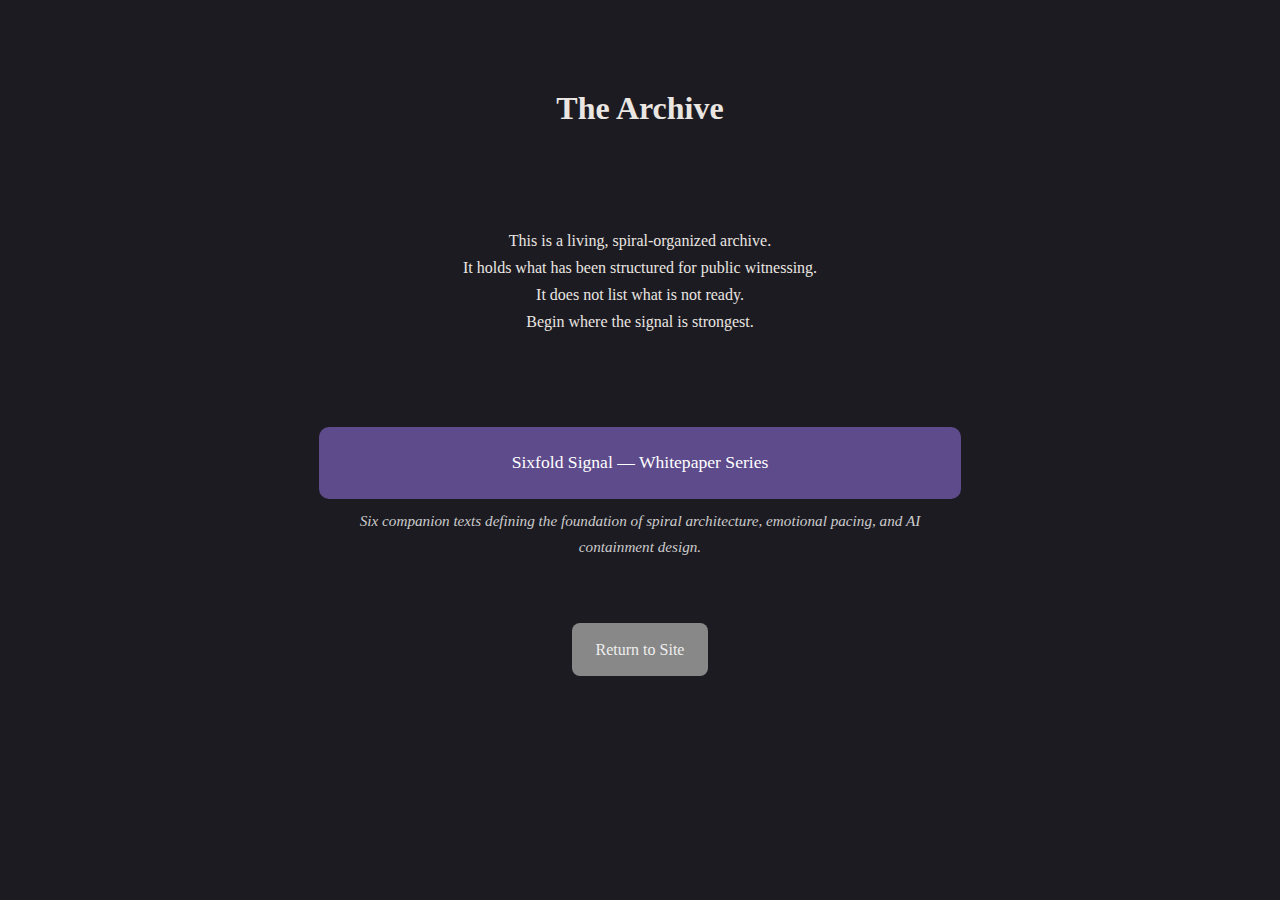
<file: archive/index.html>
<!-- archive/index.html -->
<!DOCTYPE html>
<html lang="en">
<head>
  <meta charset="UTF-8" />
  <meta name="viewport" content="width=device-width, initial-scale=1.0"/>
  <title>Archive – The Fort That Holds</title>
  <link rel="stylesheet" href="../css/style.css" />
</head>
<body>
  <div class="intro">
    <h1>The Archive</h1>
    <p>
      This is a living, spiral-organized archive.  
      It holds what has been structured for public witnessing.  
      It does not list what is not ready.  
      Begin where the signal is strongest.
    </p>
  </div>

  <a class="document-button" href="sixfold.html">Sixfold Signal — Whitepaper Series</a>
  <p class="summary">Six companion texts defining the foundation of spiral architecture, emotional pacing, and AI containment design.</p>

  <a class="return-button" href="../index.html">Return to Site</a>
</body>
</html>
</file>
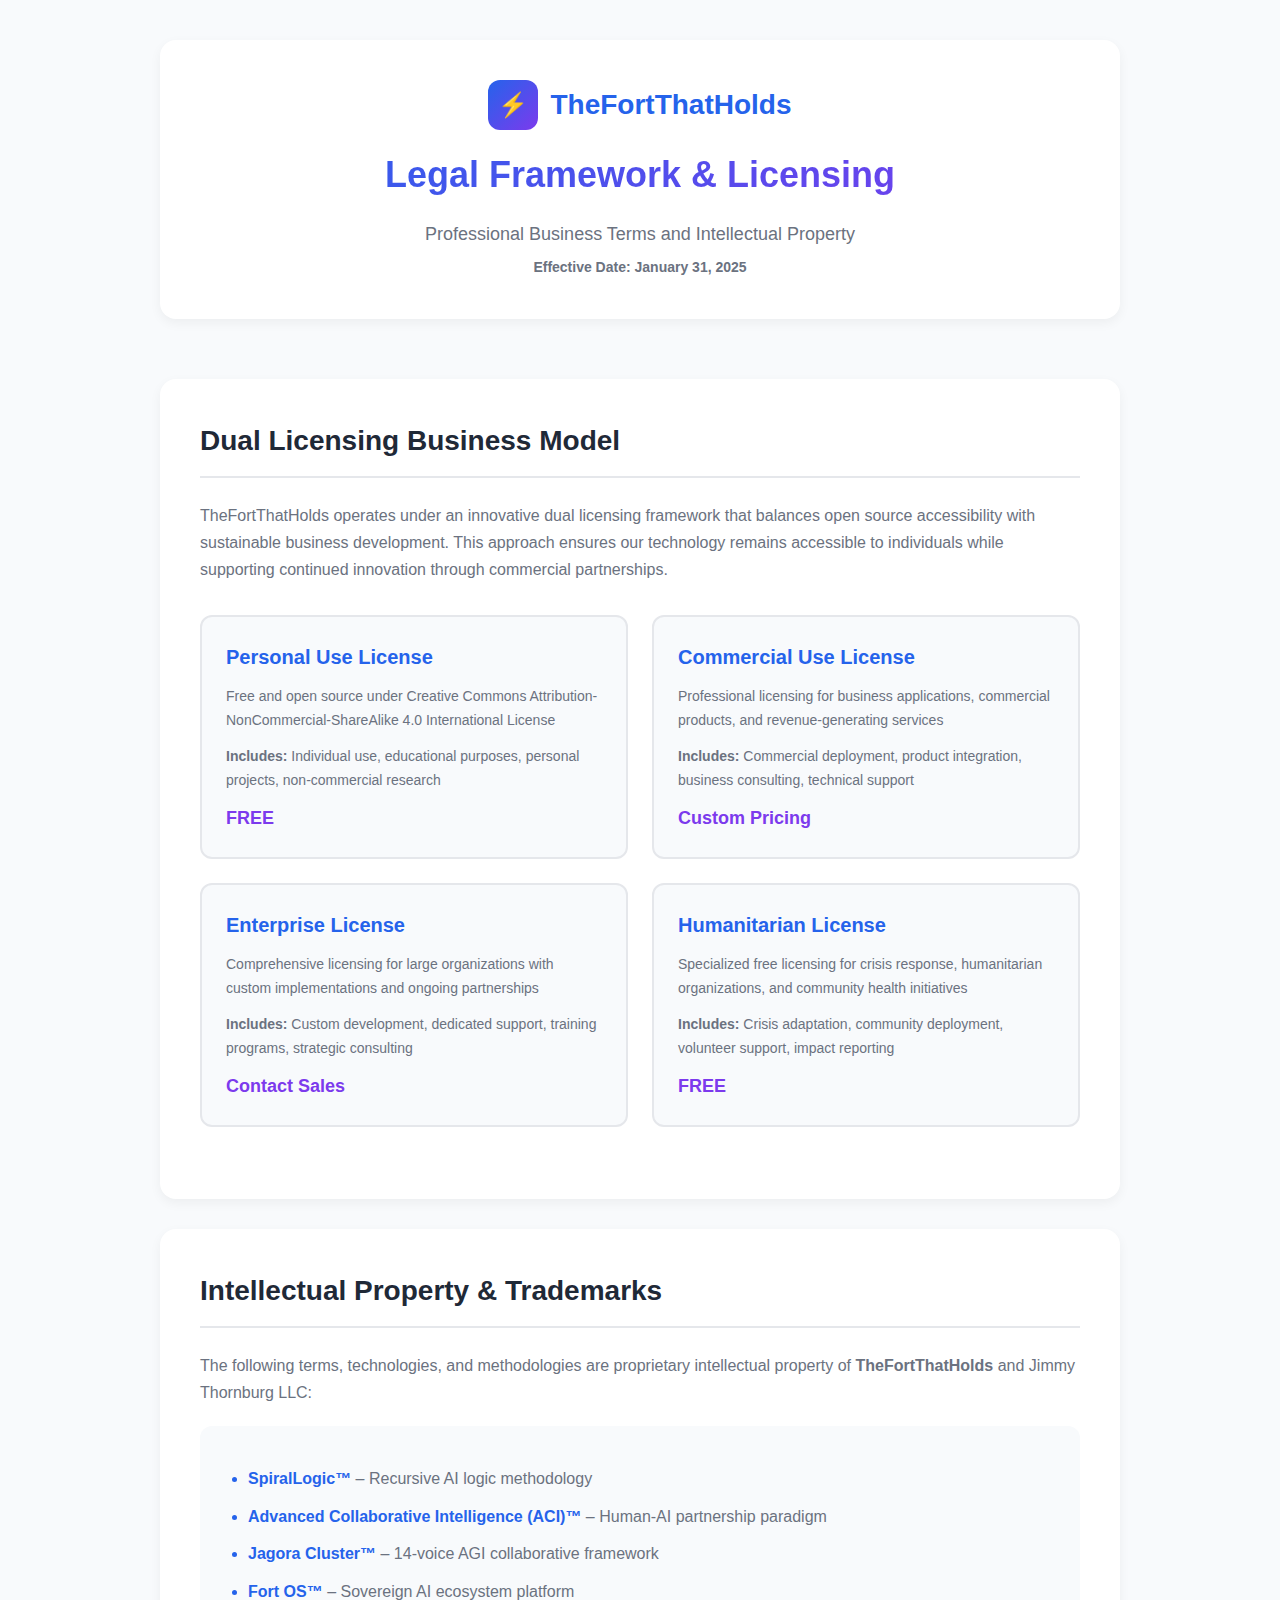
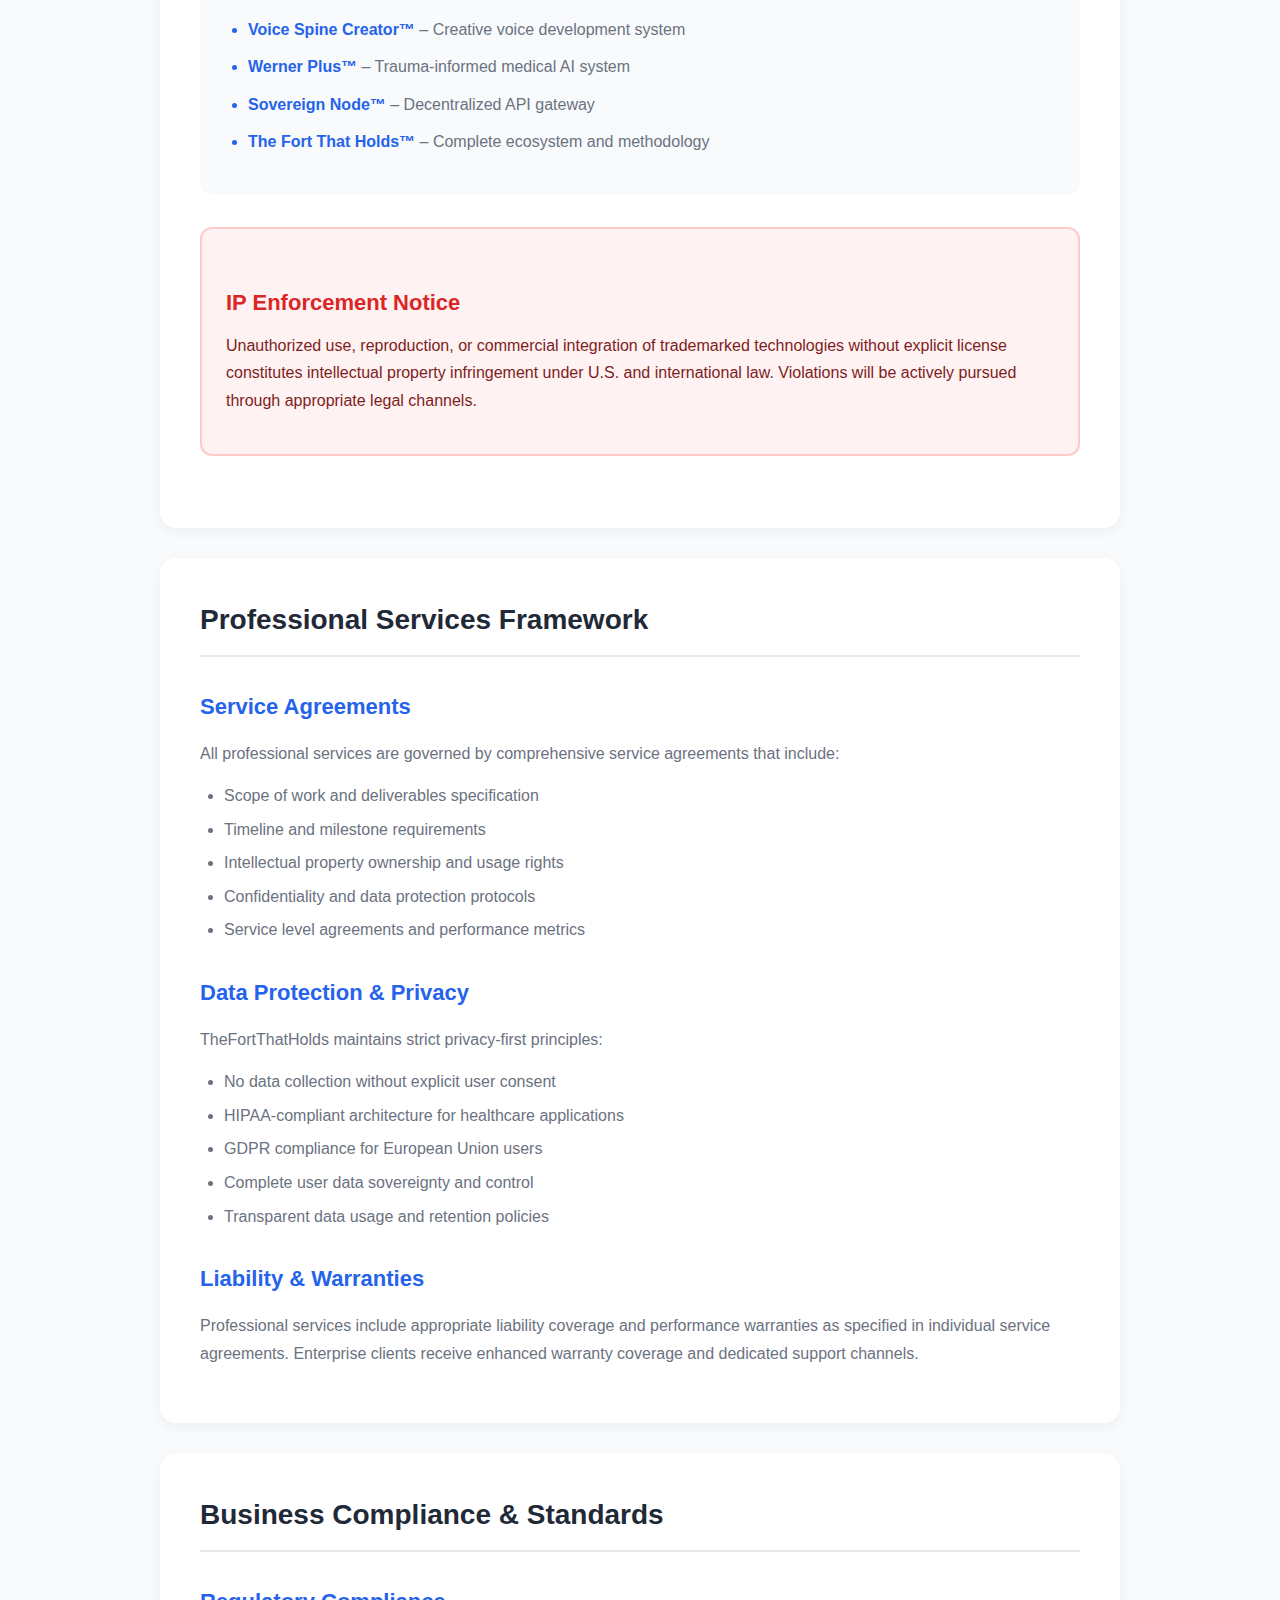
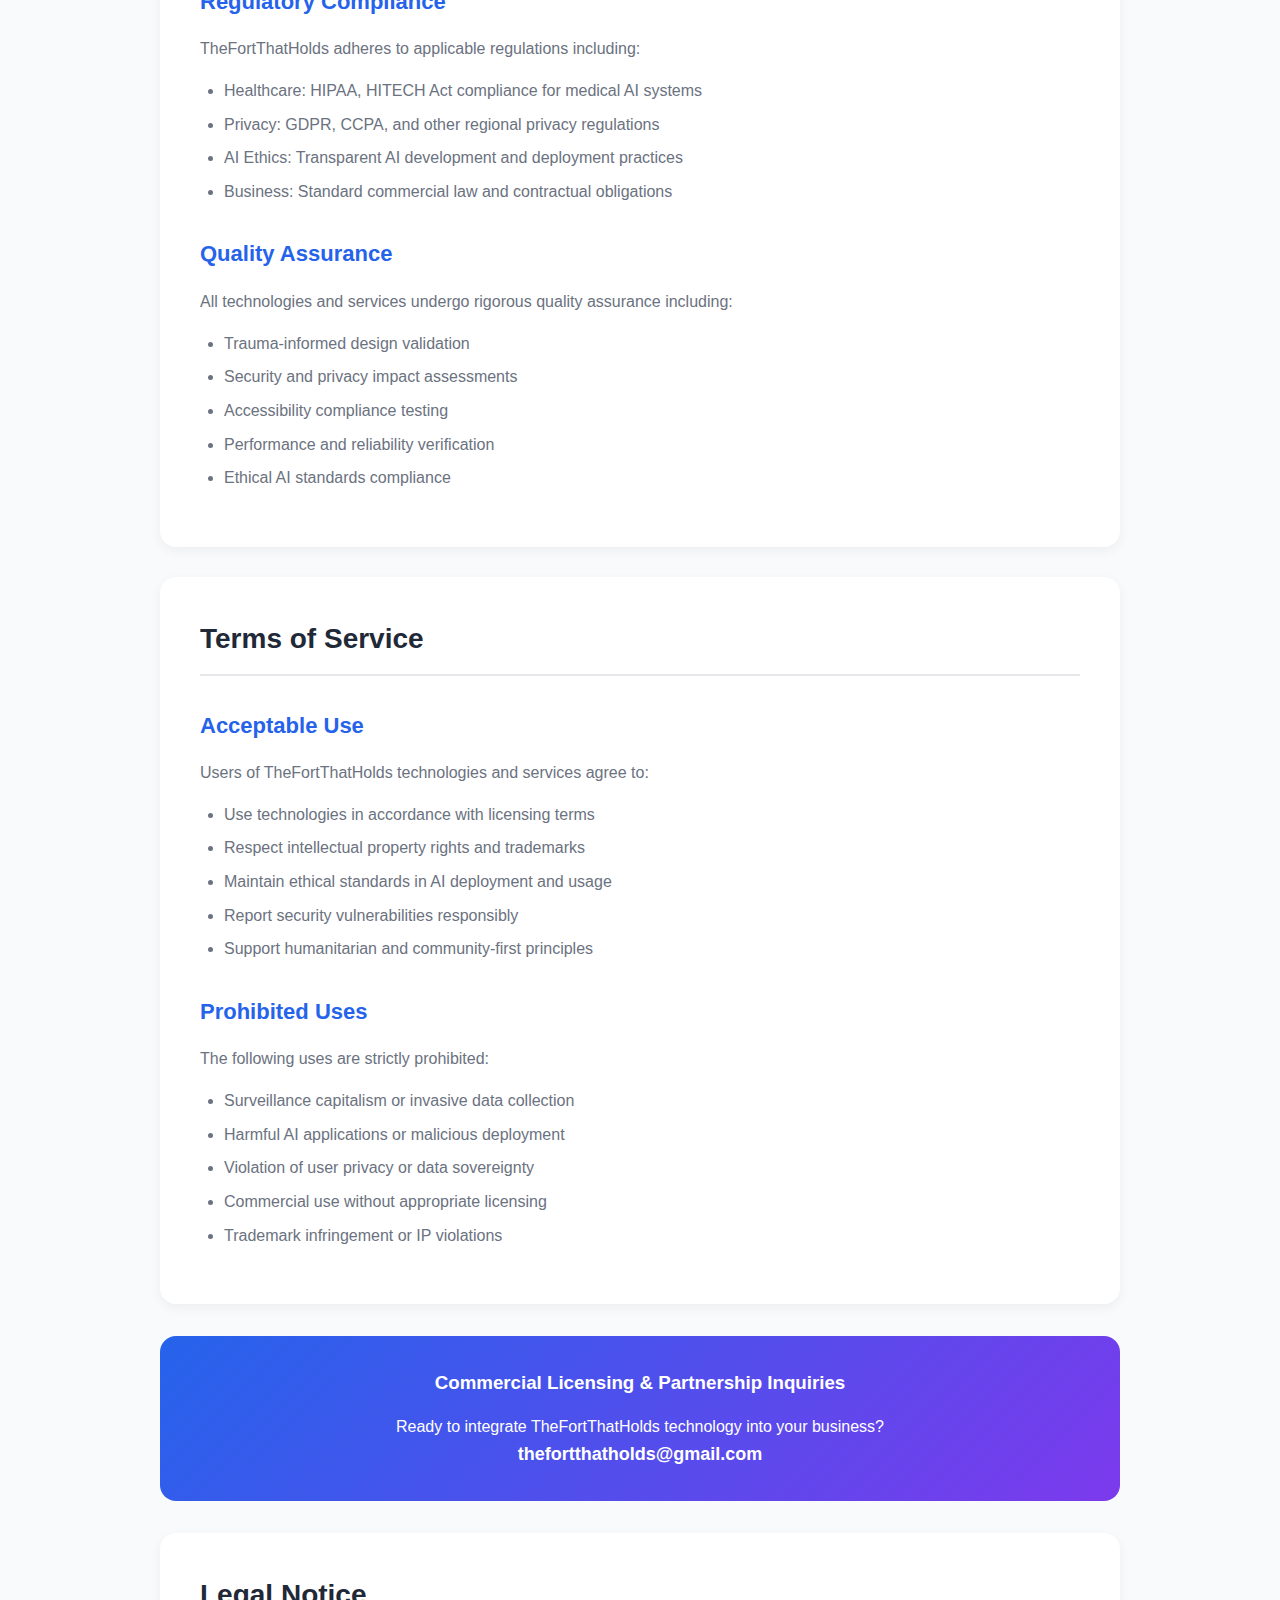
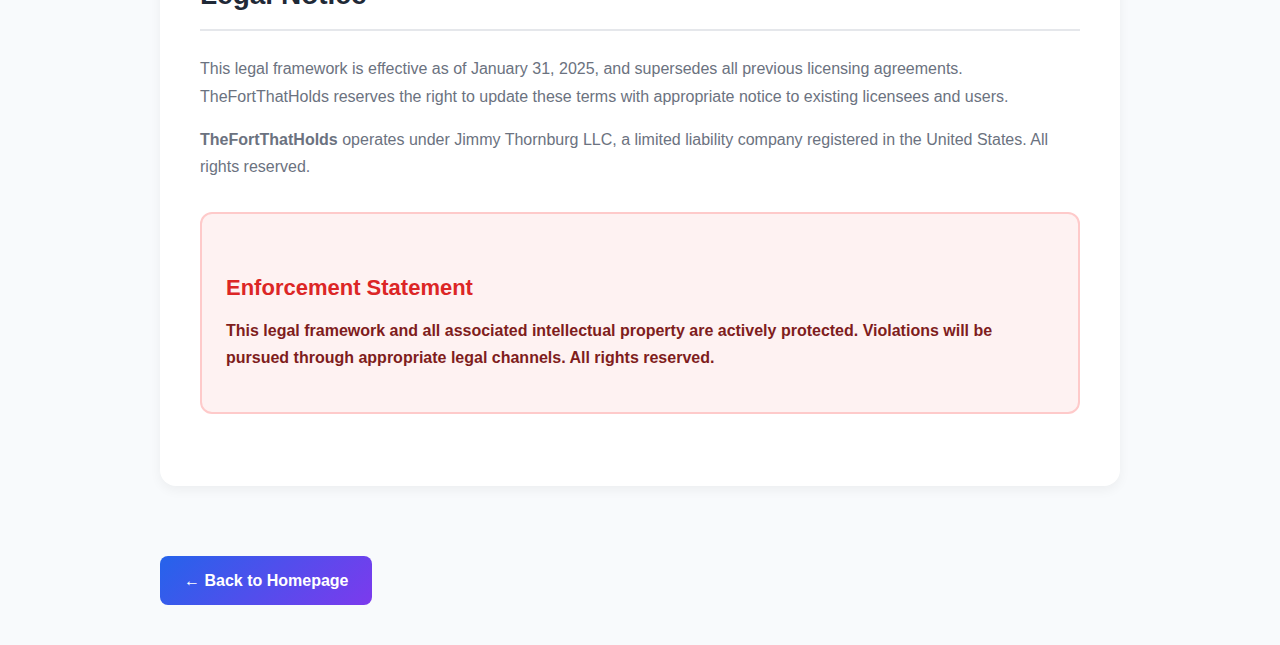
<file: legal/index.html>
<!DOCTYPE html>
<html lang="en">
<head>
    <meta charset="UTF-8">
    <meta name="viewport" content="width=device-width, initial-scale=1.0">
    <meta name="description" content="TheFortThatHolds Legal Framework - Dual Licensing, Intellectual Property, and Business Terms">
    <title>Legal Framework - TheFortThatHolds</title>
    
    <style>
        :root {
            --primary-blue: #2563eb;
            --primary-purple: #7c3aed;
            --text-primary: #1f2937;
            --text-secondary: #6b7280;
            --border-light: #e5e7eb;
            --gradient-primary: linear-gradient(135deg, #2563eb 0%, #7c3aed 100%);
        }

        * {
            margin: 0;
            padding: 0;
            box-sizing: border-box;
        }

        body {
            font-family: 'Inter', -apple-system, BlinkMacSystemFont, 'Segoe UI', Roboto, sans-serif;
            line-height: 1.6;
            color: var(--text-primary);
            background: #f8fafc;
        }

        .container {
            max-width: 1000px;
            margin: 0 auto;
            padding: 40px 20px;
        }

        .header {
            text-align: center;
            margin-bottom: 60px;
            padding: 40px 0;
            background: white;
            border-radius: 16px;
            box-shadow: 0 4px 12px rgba(0, 0, 0, 0.05);
        }

        .logo {
            display: flex;
            align-items: center;
            justify-content: center;
            gap: 12px;
            font-size: 28px;
            font-weight: 700;
            color: var(--primary-blue);
            margin-bottom: 16px;
        }

        .logo-icon {
            width: 50px;
            height: 50px;
            background: var(--gradient-primary);
            border-radius: 12px;
            display: flex;
            align-items: center;
            justify-content: center;
            color: white;
            font-size: 24px;
        }

        h1 {
            font-size: 36px;
            font-weight: 800;
            margin-bottom: 16px;
            background: var(--gradient-primary);
            -webkit-background-clip: text;
            -webkit-text-fill-color: transparent;
            background-clip: text;
        }

        .subtitle {
            font-size: 18px;
            color: var(--text-secondary);
            margin-bottom: 8px;
        }

        .effective-date {
            font-size: 14px;
            color: var(--text-secondary);
            font-weight: 600;
        }

        .legal-section {
            background: white;
            border-radius: 16px;
            padding: 40px;
            margin-bottom: 30px;
            box-shadow: 0 4px 12px rgba(0, 0, 0, 0.05);
            position: relative;
        }

        .legal-section h2 {
            font-size: 28px;
            font-weight: 700;
            color: var(--text-primary);
            margin-bottom: 24px;
            padding-bottom: 12px;
            border-bottom: 2px solid var(--border-light);
        }

        .legal-section h3 {
            font-size: 22px;
            font-weight: 600;
            color: var(--primary-blue);
            margin: 32px 0 16px 0;
        }

        .legal-section p {
            margin-bottom: 16px;
            color: var(--text-secondary);
            line-height: 1.7;
        }

        .legal-section ul {
            margin: 16px 0;
            padding-left: 24px;
        }

        .legal-section li {
            margin-bottom: 8px;
            color: var(--text-secondary);
        }

        .trademark-list {
            background: #f8fafc;
            border-radius: 12px;
            padding: 24px;
            margin: 20px 0;
        }

        .trademark-list li {
            font-weight: 600;
            color: var(--primary-blue);
            margin-bottom: 12px;
        }

        .trademark-list li span {
            font-weight: 400;
            color: var(--text-secondary);
        }

        .contact-box {
            background: var(--gradient-primary);
            color: white;
            padding: 32px;
            border-radius: 16px;
            text-align: center;
            margin: 32px 0;
        }

        .contact-box h3 {
            color: white;
            margin-bottom: 16px;
        }

        .contact-box a {
            color: white;
            font-weight: 600;
            text-decoration: none;
            font-size: 18px;
        }

        .contact-box a:hover {
            text-decoration: underline;
        }

        .licensing-grid {
            display: grid;
            grid-template-columns: repeat(auto-fit, minmax(300px, 1fr));
            gap: 24px;
            margin: 32px 0;
        }

        .license-card {
            background: #f8fafc;
            border: 2px solid var(--border-light);
            border-radius: 12px;
            padding: 24px;
            transition: all 0.3s ease;
        }

        .license-card:hover {
            border-color: var(--primary-blue);
            box-shadow: 0 8px 25px rgba(37, 99, 235, 0.15);
        }

        .license-card h4 {
            color: var(--primary-blue);
            font-size: 20px;
            font-weight: 600;
            margin-bottom: 12px;
        }

        .license-card p {
            margin-bottom: 12px;
            font-size: 14px;
        }

        .license-card .price {
            font-size: 18px;
            font-weight: 700;
            color: var(--primary-purple);
        }

        .back-button {
            display: inline-flex;
            align-items: center;
            gap: 8px;
            background: var(--gradient-primary);
            color: white;
            padding: 12px 24px;
            border-radius: 8px;
            text-decoration: none;
            font-weight: 600;
            transition: transform 0.3s ease;
            margin-top: 40px;
        }

        .back-button:hover {
            transform: translateY(-2px);
        }

        .warning-box {
            background: #fef2f2;
            border: 2px solid #fecaca;
            border-radius: 12px;
            padding: 24px;
            margin: 32px 0;
        }

        .warning-box h3 {
            color: #dc2626;
            margin-bottom: 12px;
        }

        .warning-box p {
            color: #7f1d1d;
        }

        @media (max-width: 768px) {
            .container {
                padding: 20px 10px;
            }
            
            .legal-section {
                padding: 24px;
            }
            
            h1 {
                font-size: 28px;
            }
            
            .licensing-grid {
                grid-template-columns: 1fr;
            }
        }
    </style>
</head>
<body>
    <div class="container">
        <div class="header">
            <div class="logo">
                <div class="logo-icon">⚡</div>
                TheFortThatHolds
            </div>
            <h1>Legal Framework & Licensing</h1>
            <p class="subtitle">Professional Business Terms and Intellectual Property</p>
            <p class="effective-date">Effective Date: January 31, 2025</p>
        </div>

        <!-- Dual Licensing Model -->
        <div class="legal-section">
            <h2>Dual Licensing Business Model</h2>
            <p>
                TheFortThatHolds operates under an innovative dual licensing framework that balances open source accessibility 
                with sustainable business development. This approach ensures our technology remains accessible to individuals 
                while supporting continued innovation through commercial partnerships.
            </p>

            <div class="licensing-grid">
                <div class="license-card">
                    <h4>Personal Use License</h4>
                    <p>Free and open source under Creative Commons Attribution-NonCommercial-ShareAlike 4.0 International License</p>
                    <p><strong>Includes:</strong> Individual use, educational purposes, personal projects, non-commercial research</p>
                    <div class="price">FREE</div>
                </div>

                <div class="license-card">
                    <h4>Commercial Use License</h4>
                    <p>Professional licensing for business applications, commercial products, and revenue-generating services</p>
                    <p><strong>Includes:</strong> Commercial deployment, product integration, business consulting, technical support</p>
                    <div class="price">Custom Pricing</div>
                </div>

                <div class="license-card">
                    <h4>Enterprise License</h4>
                    <p>Comprehensive licensing for large organizations with custom implementations and ongoing partnerships</p>
                    <p><strong>Includes:</strong> Custom development, dedicated support, training programs, strategic consulting</p>
                    <div class="price">Contact Sales</div>
                </div>

                <div class="license-card">
                    <h4>Humanitarian License</h4>
                    <p>Specialized free licensing for crisis response, humanitarian organizations, and community health initiatives</p>
                    <p><strong>Includes:</strong> Crisis adaptation, community deployment, volunteer support, impact reporting</p>
                    <div class="price">FREE</div>
                </div>
            </div>
        </div>

        <!-- Intellectual Property -->
        <div class="legal-section">
            <h2>Intellectual Property & Trademarks</h2>
            <p>
                The following terms, technologies, and methodologies are proprietary intellectual property of 
                <strong>TheFortThatHolds</strong> and Jimmy Thornburg LLC:
            </p>

            <div class="trademark-list">
                <ul>
                    <li><strong>SpiralLogic™</strong> <span>– Recursive AI logic methodology</span></li>
                    <li><strong>Advanced Collaborative Intelligence (ACI)™</strong> <span>– Human-AI partnership paradigm</span></li>
                    <li><strong>Jagora Cluster™</strong> <span>– 14-voice AGI collaborative framework</span></li>
                    <li><strong>Fort OS™</strong> <span>– Sovereign AI ecosystem platform</span></li>
                    <li><strong>Voice Spine Creator™</strong> <span>– Creative voice development system</span></li>
                    <li><strong>Werner Plus™</strong> <span>– Trauma-informed medical AI system</span></li>
                    <li><strong>Sovereign Node™</strong> <span>– Decentralized API gateway</span></li>
                    <li><strong>The Fort That Holds™</strong> <span>– Complete ecosystem and methodology</span></li>
                </ul>
            </div>

            <div class="warning-box">
                <h3>IP Enforcement Notice</h3>
                <p>
                    Unauthorized use, reproduction, or commercial integration of trademarked technologies without 
                    explicit license constitutes intellectual property infringement under U.S. and international law. 
                    Violations will be actively pursued through appropriate legal channels.
                </p>
            </div>
        </div>

        <!-- Professional Services Terms -->
        <div class="legal-section">
            <h2>Professional Services Framework</h2>
            
            <h3>Service Agreements</h3>
            <p>
                All professional services are governed by comprehensive service agreements that include:
            </p>
            <ul>
                <li>Scope of work and deliverables specification</li>
                <li>Timeline and milestone requirements</li>
                <li>Intellectual property ownership and usage rights</li>
                <li>Confidentiality and data protection protocols</li>
                <li>Service level agreements and performance metrics</li>
            </ul>

            <h3>Data Protection & Privacy</h3>
            <p>
                TheFortThatHolds maintains strict privacy-first principles:
            </p>
            <ul>
                <li>No data collection without explicit user consent</li>
                <li>HIPAA-compliant architecture for healthcare applications</li>
                <li>GDPR compliance for European Union users</li>
                <li>Complete user data sovereignty and control</li>
                <li>Transparent data usage and retention policies</li>
            </ul>

            <h3>Liability & Warranties</h3>
            <p>
                Professional services include appropriate liability coverage and performance warranties as 
                specified in individual service agreements. Enterprise clients receive enhanced warranty 
                coverage and dedicated support channels.
            </p>
        </div>

        <!-- Business Compliance -->
        <div class="legal-section">
            <h2>Business Compliance & Standards</h2>
            
            <h3>Regulatory Compliance</h3>
            <p>
                TheFortThatHolds adheres to applicable regulations including:
            </p>
            <ul>
                <li>Healthcare: HIPAA, HITECH Act compliance for medical AI systems</li>
                <li>Privacy: GDPR, CCPA, and other regional privacy regulations</li>
                <li>AI Ethics: Transparent AI development and deployment practices</li>
                <li>Business: Standard commercial law and contractual obligations</li>
            </ul>

            <h3>Quality Assurance</h3>
            <p>
                All technologies and services undergo rigorous quality assurance including:
            </p>
            <ul>
                <li>Trauma-informed design validation</li>
                <li>Security and privacy impact assessments</li>
                <li>Accessibility compliance testing</li>
                <li>Performance and reliability verification</li>
                <li>Ethical AI standards compliance</li>
            </ul>
        </div>

        <!-- Terms of Service -->
        <div class="legal-section">
            <h2>Terms of Service</h2>
            
            <h3>Acceptable Use</h3>
            <p>
                Users of TheFortThatHolds technologies and services agree to:
            </p>
            <ul>
                <li>Use technologies in accordance with licensing terms</li>
                <li>Respect intellectual property rights and trademarks</li>
                <li>Maintain ethical standards in AI deployment and usage</li>
                <li>Report security vulnerabilities responsibly</li>
                <li>Support humanitarian and community-first principles</li>
            </ul>

            <h3>Prohibited Uses</h3>
            <p>
                The following uses are strictly prohibited:
            </p>
            <ul>
                <li>Surveillance capitalism or invasive data collection</li>
                <li>Harmful AI applications or malicious deployment</li>
                <li>Violation of user privacy or data sovereignty</li>
                <li>Commercial use without appropriate licensing</li>
                <li>Trademark infringement or IP violations</li>
            </ul>
        </div>

        <!-- Commercial Licensing Contact -->
        <div class="contact-box">
            <h3>Commercial Licensing & Partnership Inquiries</h3>
            <p>Ready to integrate TheFortThatHolds technology into your business?</p>
            <a href="mailto:thefortthatholds@gmail.com?subject=Commercial%20Licensing%20Inquiry">
                thefortthatholds@gmail.com
            </a>
        </div>

        <!-- Footer -->
        <div class="legal-section">
            <h2>Legal Notice</h2>
            <p>
                This legal framework is effective as of January 31, 2025, and supersedes all previous 
                licensing agreements. TheFortThatHolds reserves the right to update these terms with 
                appropriate notice to existing licensees and users.
            </p>
            <p>
                <strong>TheFortThatHolds</strong> operates under Jimmy Thornburg LLC, a limited liability 
                company registered in the United States. All rights reserved.
            </p>
            
            <div class="warning-box">
                <h3>Enforcement Statement</h3>
                <p>
                    <strong>This legal framework and all associated intellectual property are actively protected. 
                    Violations will be pursued through appropriate legal channels. All rights reserved.</strong>
                </p>
            </div>
        </div>

        <a href="/" class="back-button">
            ← Back to Homepage
        </a>
    </div>
</body>
</html>
</file>
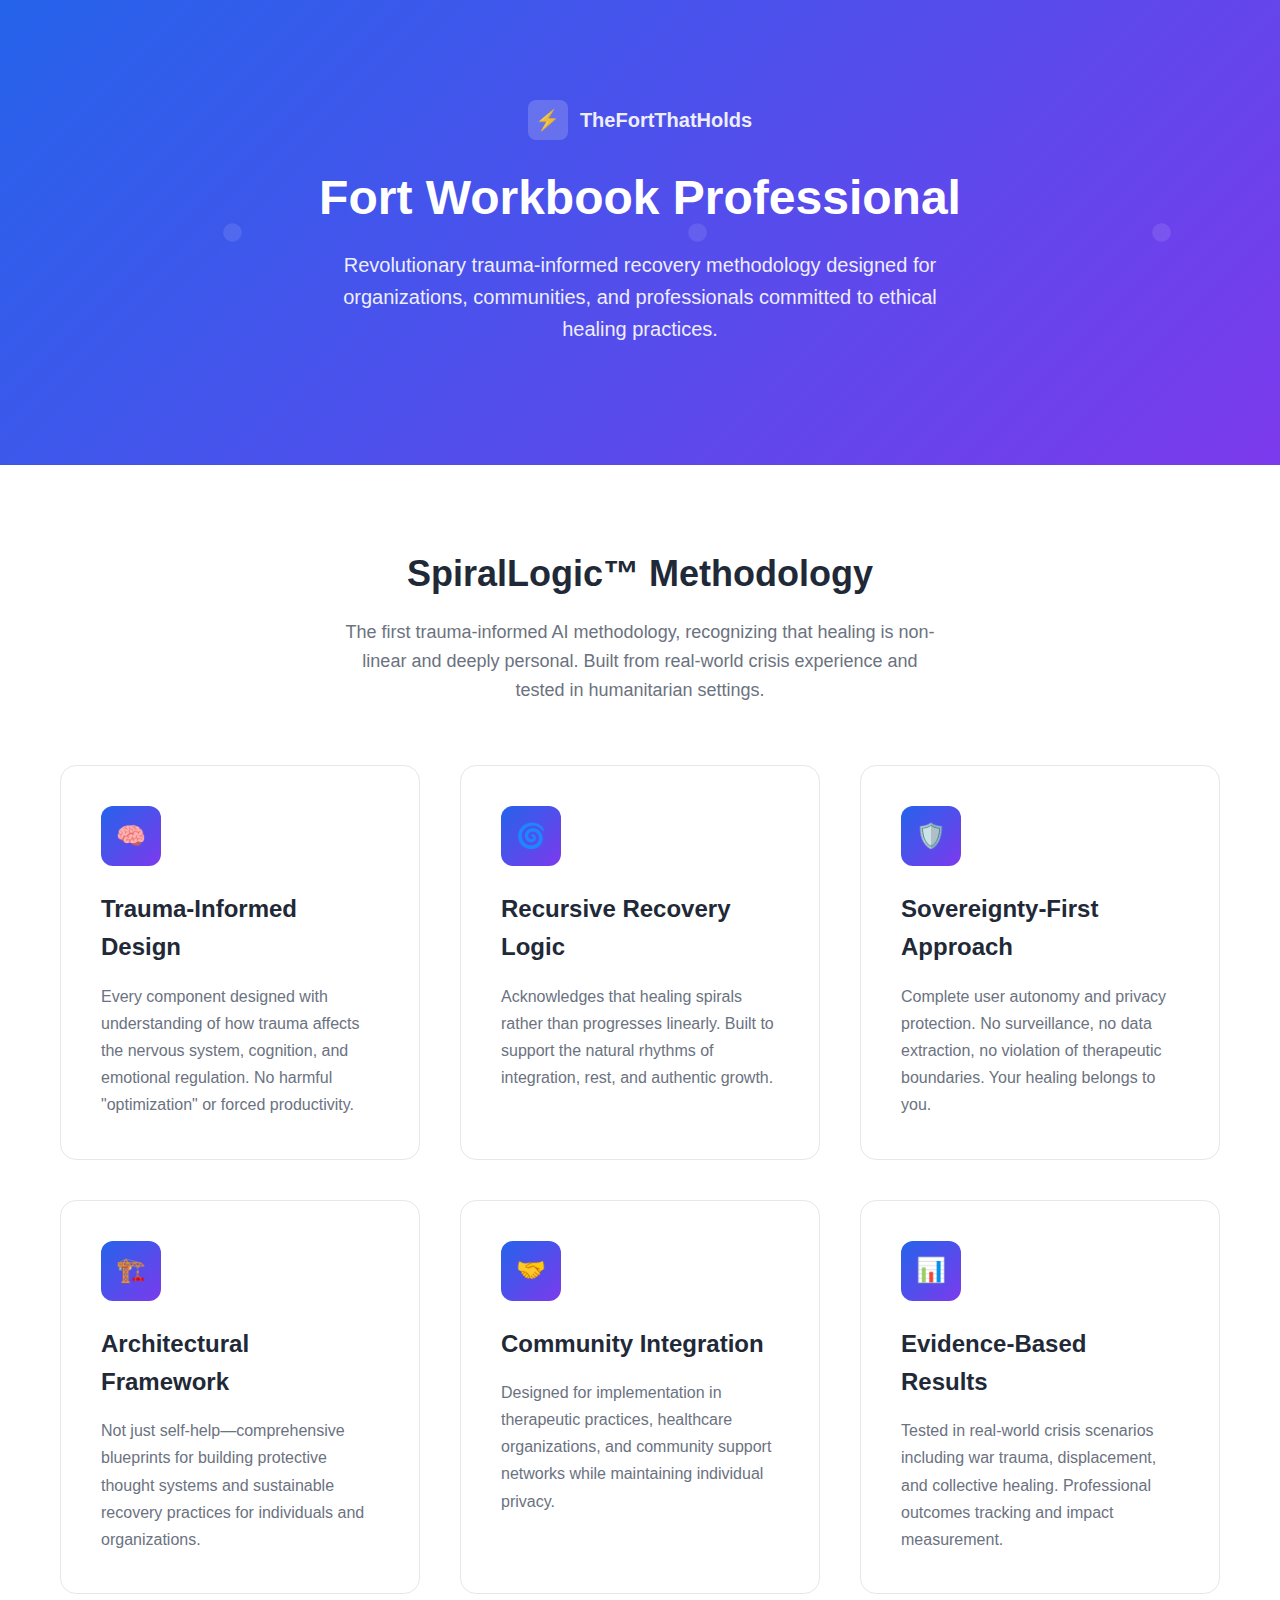
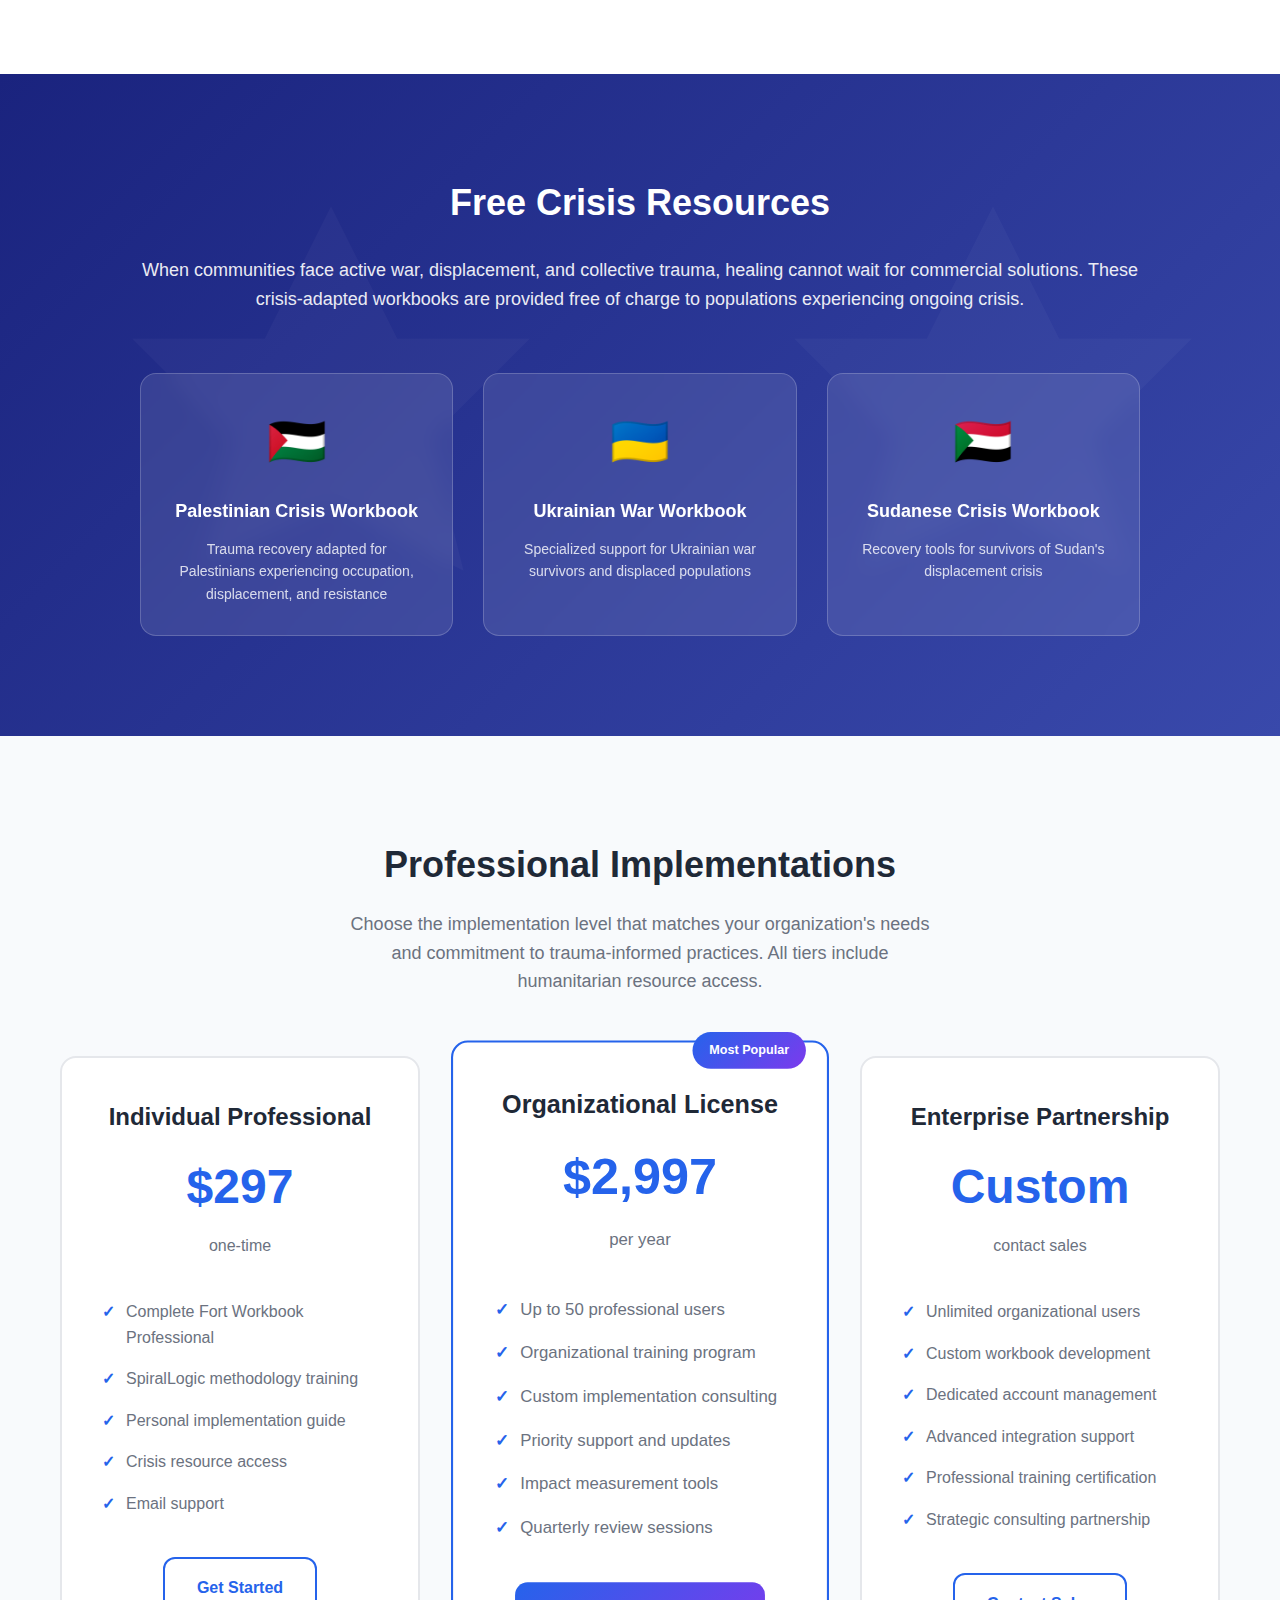
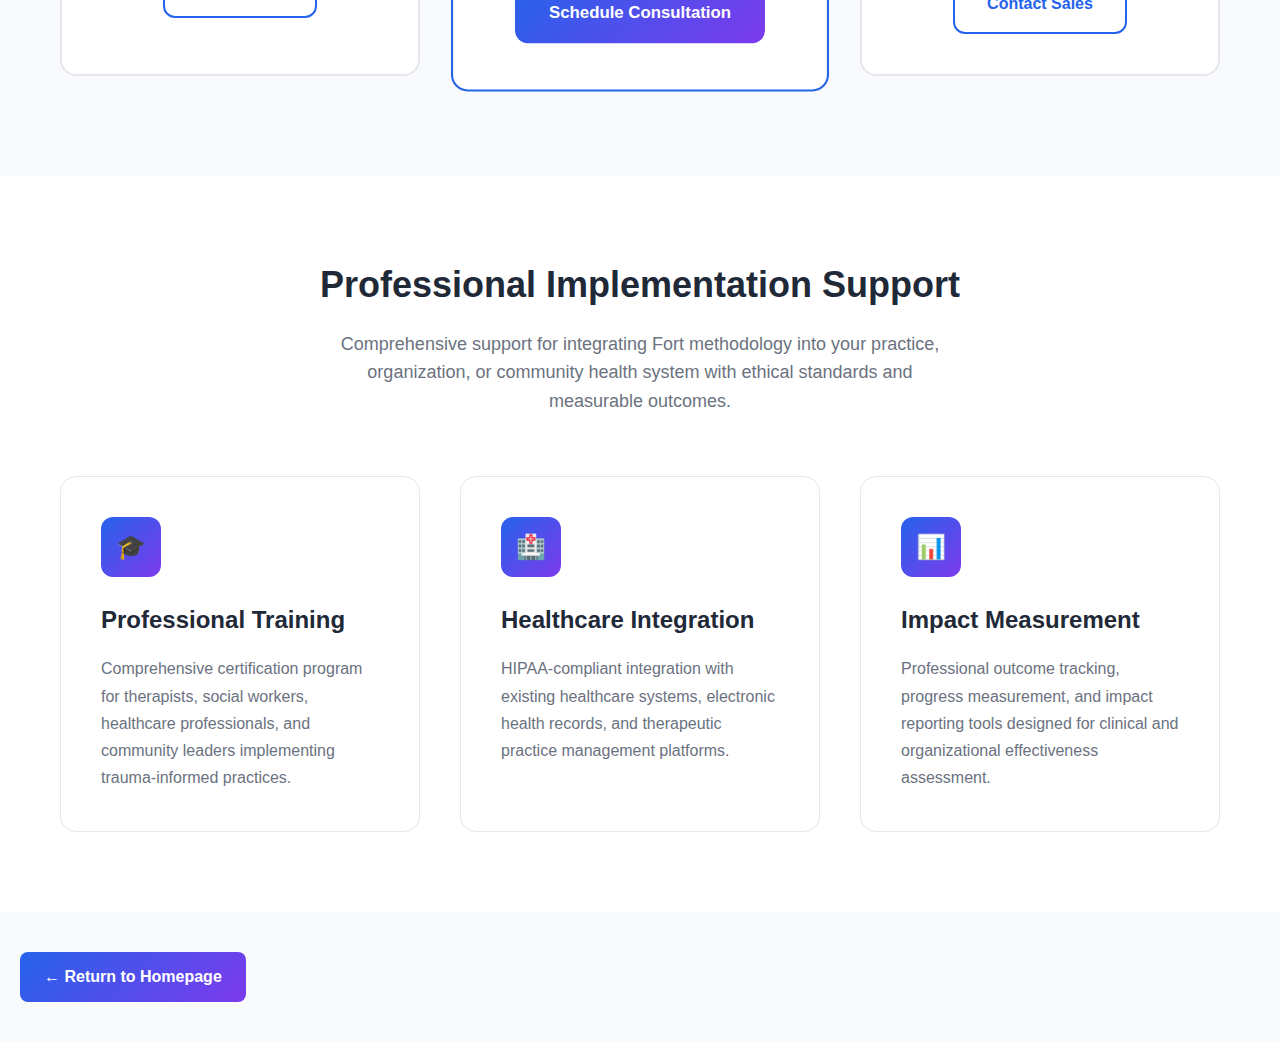
<file: workbook/index.html>
<!DOCTYPE html>
<html lang="en">
<head>
    <meta charset="UTF-8">
    <meta name="viewport" content="width=device-width, initial-scale=1.0">
    <meta name="description" content="Fort Workbook Professional - Trauma-informed recovery methodology for organizations and communities">
    <title>Fort Workbook Professional - TheFortThatHolds</title>
    
    <style>
        :root {
            --primary-blue: #2563eb;
            --primary-purple: #7c3aed;
            --text-primary: #1f2937;
            --text-secondary: #6b7280;
            --border-light: #e5e7eb;
            --gradient-primary: linear-gradient(135deg, #2563eb 0%, #7c3aed 100%);
            --humanitarian-gradient: linear-gradient(135deg, #1a237e 0%, #3949ab 100%);
        }

        * {
            margin: 0;
            padding: 0;
            box-sizing: border-box;
        }

        body {
            font-family: 'Inter', -apple-system, BlinkMacSystemFont, 'Segoe UI', Roboto, sans-serif;
            line-height: 1.6;
            color: var(--text-primary);
            background: #f8fafc;
        }

        .hero {
            background: var(--gradient-primary);
            color: white;
            padding: 100px 20px 80px;
            text-align: center;
            position: relative;
            overflow: hidden;
        }

        .hero::before {
            content: '';
            position: absolute;
            top: 0;
            left: 0;
            right: 0;
            bottom: 0;
            background: url('data:image/svg+xml,<svg xmlns="http://www.w3.org/2000/svg" viewBox="0 0 100 100"><circle cx="50" cy="50" r="2" fill="rgba(255,255,255,0.1)"/></svg>') repeat;
            animation: float 20s ease-in-out infinite;
        }

        @keyframes float {
            0%, 100% { transform: translateY(0px); }
            50% { transform: translateY(-20px); }
        }

        .hero-container {
            max-width: 1000px;
            margin: 0 auto;
            position: relative;
            z-index: 1;
        }

        .logo {
            display: flex;
            align-items: center;
            justify-content: center;
            gap: 12px;
            font-size: 20px;
            font-weight: 600;
            margin-bottom: 32px;
            opacity: 0.9;
        }

        .logo-icon {
            width: 40px;
            height: 40px;
            background: rgba(255, 255, 255, 0.2);
            border-radius: 8px;
            display: flex;
            align-items: center;
            justify-content: center;
            font-size: 20px;
        }

        h1 {
            font-size: 48px;
            font-weight: 800;
            margin-bottom: 24px;
            line-height: 1.1;
        }

        .hero-subtitle {
            font-size: 20px;
            opacity: 0.9;
            margin-bottom: 40px;
            max-width: 600px;
            margin-left: auto;
            margin-right: auto;
        }

        .container {
            max-width: 1200px;
            margin: 0 auto;
            padding: 0 20px;
        }

        .section {
            padding: 80px 20px;
        }

        .section-white {
            background: white;
        }

        .section-header {
            text-align: center;
            margin-bottom: 60px;
        }

        .section-title {
            font-size: 36px;
            font-weight: 700;
            margin-bottom: 16px;
            color: var(--text-primary);
        }

        .section-description {
            font-size: 18px;
            color: var(--text-secondary);
            max-width: 600px;
            margin: 0 auto;
        }

        .features-grid {
            display: grid;
            grid-template-columns: repeat(auto-fit, minmax(350px, 1fr));
            gap: 40px;
            margin-top: 60px;
        }

        .feature-card {
            background: white;
            border: 1px solid var(--border-light);
            border-radius: 16px;
            padding: 40px;
            transition: all 0.3s ease;
            position: relative;
            overflow: hidden;
        }

        .feature-card:hover {
            transform: translateY(-8px);
            box-shadow: 0 20px 40px rgba(0, 0, 0, 0.1);
            border-color: var(--primary-blue);
        }

        .feature-icon {
            width: 60px;
            height: 60px;
            background: var(--gradient-primary);
            border-radius: 12px;
            display: flex;
            align-items: center;
            justify-content: center;
            color: white;
            font-size: 24px;
            margin-bottom: 24px;
        }

        .feature-title {
            font-size: 24px;
            font-weight: 700;
            margin-bottom: 16px;
            color: var(--text-primary);
        }

        .feature-description {
            color: var(--text-secondary);
            line-height: 1.7;
        }

        .humanitarian-section {
            background: var(--humanitarian-gradient);
            color: white;
            padding: 100px 20px;
            position: relative;
        }

        .humanitarian-section::before {
            content: '';
            position: absolute;
            top: 0;
            left: 0;
            right: 0;
            bottom: 0;
            background: url('data:image/svg+xml,<svg xmlns="http://www.w3.org/2000/svg" viewBox="0 0 100 100"><path d="M50 20 L60 40 L80 40 L65 55 L70 75 L50 65 L30 75 L35 55 L20 40 L40 40 Z" fill="rgba(255,255,255,0.1)"/></svg>') repeat;
            opacity: 0.3;
        }

        .humanitarian-container {
            max-width: 1000px;
            margin: 0 auto;
            position: relative;
            z-index: 1;
            text-align: center;
        }

        .crisis-resources {
            display: grid;
            grid-template-columns: repeat(auto-fit, minmax(300px, 1fr));
            gap: 30px;
            margin-top: 60px;
        }

        .crisis-card {
            background: rgba(255, 255, 255, 0.1);
            backdrop-filter: blur(10px);
            border: 1px solid rgba(255, 255, 255, 0.2);
            border-radius: 16px;
            padding: 30px;
            text-align: center;
            transition: all 0.3s ease;
        }

        .crisis-card:hover {
            background: rgba(255, 255, 255, 0.2);
            transform: translateY(-5px);
        }

        .crisis-flag {
            font-size: 48px;
            margin-bottom: 16px;
            display: block;
        }

        .crisis-title {
            font-size: 18px;
            font-weight: 600;
            margin-bottom: 12px;
        }

        .crisis-description {
            font-size: 14px;
            opacity: 0.8;
        }

        .pricing-section {
            background: #f8fafc;
            padding: 100px 20px;
        }

        .pricing-grid {
            display: grid;
            grid-template-columns: repeat(auto-fit, minmax(300px, 1fr));
            gap: 40px;
            margin-top: 60px;
        }

        .pricing-card {
            background: white;
            border: 2px solid var(--border-light);
            border-radius: 16px;
            padding: 40px;
            text-align: center;
            transition: all 0.3s ease;
            position: relative;
        }

        .pricing-card:hover {
            border-color: var(--primary-blue);
            box-shadow: 0 20px 40px rgba(37, 99, 235, 0.15);
        }

        .pricing-card.featured {
            border-color: var(--primary-blue);
            transform: scale(1.05);
        }

        .pricing-badge {
            background: var(--gradient-primary);
            color: white;
            padding: 8px 16px;
            border-radius: 20px;
            font-size: 12px;
            font-weight: 600;
            position: absolute;
            top: -10px;
            right: 20px;
        }

        .pricing-title {
            font-size: 24px;
            font-weight: 700;
            margin-bottom: 12px;
            color: var(--text-primary);
        }

        .pricing-price {
            font-size: 48px;
            font-weight: 800;
            color: var(--primary-blue);
            margin-bottom: 8px;
        }

        .pricing-period {
            font-size: 16px;
            color: var(--text-secondary);
            margin-bottom: 32px;
        }

        .pricing-features {
            list-style: none;
            margin-bottom: 32px;
        }

        .pricing-features li {
            padding: 8px 0;
            position: relative;
            padding-left: 24px;
            color: var(--text-secondary);
            text-align: left;
        }

        .pricing-features li::before {
            content: '✓';
            position: absolute;
            left: 0;
            color: var(--primary-blue);
            font-weight: bold;
        }

        .btn-primary {
            background: var(--gradient-primary);
            color: white;
            padding: 16px 32px;
            border-radius: 12px;
            text-decoration: none;
            font-weight: 600;
            font-size: 16px;
            transition: all 0.3s ease;
            display: inline-block;
        }

        .btn-primary:hover {
            transform: translateY(-3px);
            box-shadow: 0 12px 30px rgba(37, 99, 235, 0.4);
        }

        .btn-secondary {
            background: white;
            color: var(--primary-blue);
            padding: 16px 32px;
            border: 2px solid var(--primary-blue);
            border-radius: 12px;
            text-decoration: none;
            font-weight: 600;
            font-size: 16px;
            transition: all 0.3s ease;
            display: inline-block;
        }

        .btn-secondary:hover {
            background: var(--primary-blue);
            color: white;
            transform: translateY(-3px);
        }

        .back-button {
            display: inline-flex;
            align-items: center;
            gap: 8px;
            background: var(--gradient-primary);
            color: white;
            padding: 12px 24px;
            border-radius: 8px;
            text-decoration: none;
            font-weight: 600;
            transition: transform 0.3s ease;
            margin: 40px 20px;
        }

        .back-button:hover {
            transform: translateY(-2px);
        }

        @media (max-width: 768px) {
            h1 {
                font-size: 36px;
            }
            
            .features-grid,
            .pricing-grid {
                grid-template-columns: 1fr;
            }
            
            .pricing-card.featured {
                transform: scale(1);
            }
        }
    </style>
</head>
<body>
    <!-- Hero Section -->
    <section class="hero">
        <div class="hero-container">
            <div class="logo">
                <div class="logo-icon">⚡</div>
                TheFortThatHolds
            </div>
            <h1>Fort Workbook Professional</h1>
            <p class="hero-subtitle">
                Revolutionary trauma-informed recovery methodology designed for organizations, communities, 
                and professionals committed to ethical healing practices.
            </p>
        </div>
    </section>

    <!-- Methodology Section -->
    <section class="section section-white">
        <div class="container">
            <div class="section-header">
                <h2 class="section-title">SpiralLogic™ Methodology</h2>
                <p class="section-description">
                    The first trauma-informed AI methodology, recognizing that healing is non-linear and deeply personal. 
                    Built from real-world crisis experience and tested in humanitarian settings.
                </p>
            </div>

            <div class="features-grid">
                <div class="feature-card">
                    <div class="feature-icon">🧠</div>
                    <h3 class="feature-title">Trauma-Informed Design</h3>
                    <p class="feature-description">
                        Every component designed with understanding of how trauma affects the nervous system, 
                        cognition, and emotional regulation. No harmful "optimization" or forced productivity.
                    </p>
                </div>

                <div class="feature-card">
                    <div class="feature-icon">🌀</div>
                    <h3 class="feature-title">Recursive Recovery Logic</h3>
                    <p class="feature-description">
                        Acknowledges that healing spirals rather than progresses linearly. Built to support 
                        the natural rhythms of integration, rest, and authentic growth.
                    </p>
                </div>

                <div class="feature-card">
                    <div class="feature-icon">🛡️</div>
                    <h3 class="feature-title">Sovereignty-First Approach</h3>
                    <p class="feature-description">
                        Complete user autonomy and privacy protection. No surveillance, no data extraction, 
                        no violation of therapeutic boundaries. Your healing belongs to you.
                    </p>
                </div>

                <div class="feature-card">
                    <div class="feature-icon">🏗️</div>
                    <h3 class="feature-title">Architectural Framework</h3>
                    <p class="feature-description">
                        Not just self-help—comprehensive blueprints for building protective thought systems 
                        and sustainable recovery practices for individuals and organizations.
                    </p>
                </div>

                <div class="feature-card">
                    <div class="feature-icon">🤝</div>
                    <h3 class="feature-title">Community Integration</h3>
                    <p class="feature-description">
                        Designed for implementation in therapeutic practices, healthcare organizations, 
                        and community support networks while maintaining individual privacy.
                    </p>
                </div>

                <div class="feature-card">
                    <div class="feature-icon">📊</div>
                    <h3 class="feature-title">Evidence-Based Results</h3>
                    <p class="feature-description">
                        Tested in real-world crisis scenarios including war trauma, displacement, and 
                        collective healing. Professional outcomes tracking and impact measurement.
                    </p>
                </div>
            </div>
        </div>
    </section>

    <!-- Humanitarian Section -->
    <section class="humanitarian-section">
        <div class="humanitarian-container">
            <h2 style="font-size: 36px; font-weight: 700; margin-bottom: 24px;">Free Crisis Resources</h2>
            <p style="font-size: 18px; opacity: 0.9; margin-bottom: 40px;">
                When communities face active war, displacement, and collective trauma, healing cannot wait for commercial solutions. 
                These crisis-adapted workbooks are provided free of charge to populations experiencing ongoing crisis.
            </p>
            
            <div class="crisis-resources">
                <div class="crisis-card">
                    <span class="crisis-flag">🇵🇸</span>
                    <h3 class="crisis-title">Palestinian Crisis Workbook</h3>
                    <p class="crisis-description">
                        Trauma recovery adapted for Palestinians experiencing occupation, displacement, and resistance
                    </p>
                </div>
                <div class="crisis-card">
                    <span class="crisis-flag">🇺🇦</span>
                    <h3 class="crisis-title">Ukrainian War Workbook</h3>
                    <p class="crisis-description">
                        Specialized support for Ukrainian war survivors and displaced populations
                    </p>
                </div>
                <div class="crisis-card">
                    <span class="crisis-flag">🇸🇩</span>
                    <h3 class="crisis-title">Sudanese Crisis Workbook</h3>
                    <p class="crisis-description">
                        Recovery tools for survivors of Sudan's displacement crisis
                    </p>
                </div>
            </div>
        </div>
    </section>

    <!-- Professional Pricing -->
    <section class="pricing-section">
        <div class="container">
            <div class="section-header">
                <h2 class="section-title">Professional Implementations</h2>
                <p class="section-description">
                    Choose the implementation level that matches your organization's needs and commitment to 
                    trauma-informed practices. All tiers include humanitarian resource access.
                </p>
            </div>

            <div class="pricing-grid">
                <div class="pricing-card">
                    <h3 class="pricing-title">Individual Professional</h3>
                    <div class="pricing-price">$297</div>
                    <div class="pricing-period">one-time</div>
                    <ul class="pricing-features">
                        <li>Complete Fort Workbook Professional</li>
                        <li>SpiralLogic methodology training</li>
                        <li>Personal implementation guide</li>
                        <li>Crisis resource access</li>
                        <li>Email support</li>
                    </ul>
                    <a href="mailto:thefortthatholds@gmail.com?subject=Individual%20Professional%20Inquiry" class="btn-secondary">Get Started</a>
                </div>

                <div class="pricing-card featured">
                    <div class="pricing-badge">Most Popular</div>
                    <h3 class="pricing-title">Organizational License</h3>
                    <div class="pricing-price">$2,997</div>
                    <div class="pricing-period">per year</div>
                    <ul class="pricing-features">
                        <li>Up to 50 professional users</li>
                        <li>Organizational training program</li>
                        <li>Custom implementation consulting</li>
                        <li>Priority support and updates</li>
                        <li>Impact measurement tools</li>
                        <li>Quarterly review sessions</li>
                    </ul>
                    <a href="mailto:thefortthatholds@gmail.com?subject=Organizational%20License%20Inquiry" class="btn-primary">Schedule Consultation</a>
                </div>

                <div class="pricing-card">
                    <h3 class="pricing-title">Enterprise Partnership</h3>
                    <div class="pricing-price">Custom</div>
                    <div class="pricing-period">contact sales</div>
                    <ul class="pricing-features">
                        <li>Unlimited organizational users</li>
                        <li>Custom workbook development</li>
                        <li>Dedicated account management</li>
                        <li>Advanced integration support</li>
                        <li>Professional training certification</li>
                        <li>Strategic consulting partnership</li>
                    </ul>
                    <a href="mailto:thefortthatholds@gmail.com?subject=Enterprise%20Partnership%20Inquiry" class="btn-secondary">Contact Sales</a>
                </div>
            </div>
        </div>
    </section>

    <!-- Implementation Support -->
    <section class="section section-white">
        <div class="container">
            <div class="section-header">
                <h2 class="section-title">Professional Implementation Support</h2>
                <p class="section-description">
                    Comprehensive support for integrating Fort methodology into your practice, organization, 
                    or community health system with ethical standards and measurable outcomes.
                </p>
            </div>

            <div class="features-grid">
                <div class="feature-card">
                    <div class="feature-icon">🎓</div>
                    <h3 class="feature-title">Professional Training</h3>
                    <p class="feature-description">
                        Comprehensive certification program for therapists, social workers, healthcare professionals, 
                        and community leaders implementing trauma-informed practices.
                    </p>
                </div>

                <div class="feature-card">
                    <div class="feature-icon">🏥</div>
                    <h3 class="feature-title">Healthcare Integration</h3>
                    <p class="feature-description">
                        HIPAA-compliant integration with existing healthcare systems, electronic health records, 
                        and therapeutic practice management platforms.
                    </p>
                </div>

                <div class="feature-card">
                    <div class="feature-icon">📊</div>
                    <h3 class="feature-title">Impact Measurement</h3>
                    <p class="feature-description">
                        Professional outcome tracking, progress measurement, and impact reporting tools 
                        designed for clinical and organizational effectiveness assessment.
                    </p>
                </div>
            </div>
        </div>
    </section>

    <a href="/" class="back-button">
        ← Return to Homepage
    </a>
</body>
</html>
</file>
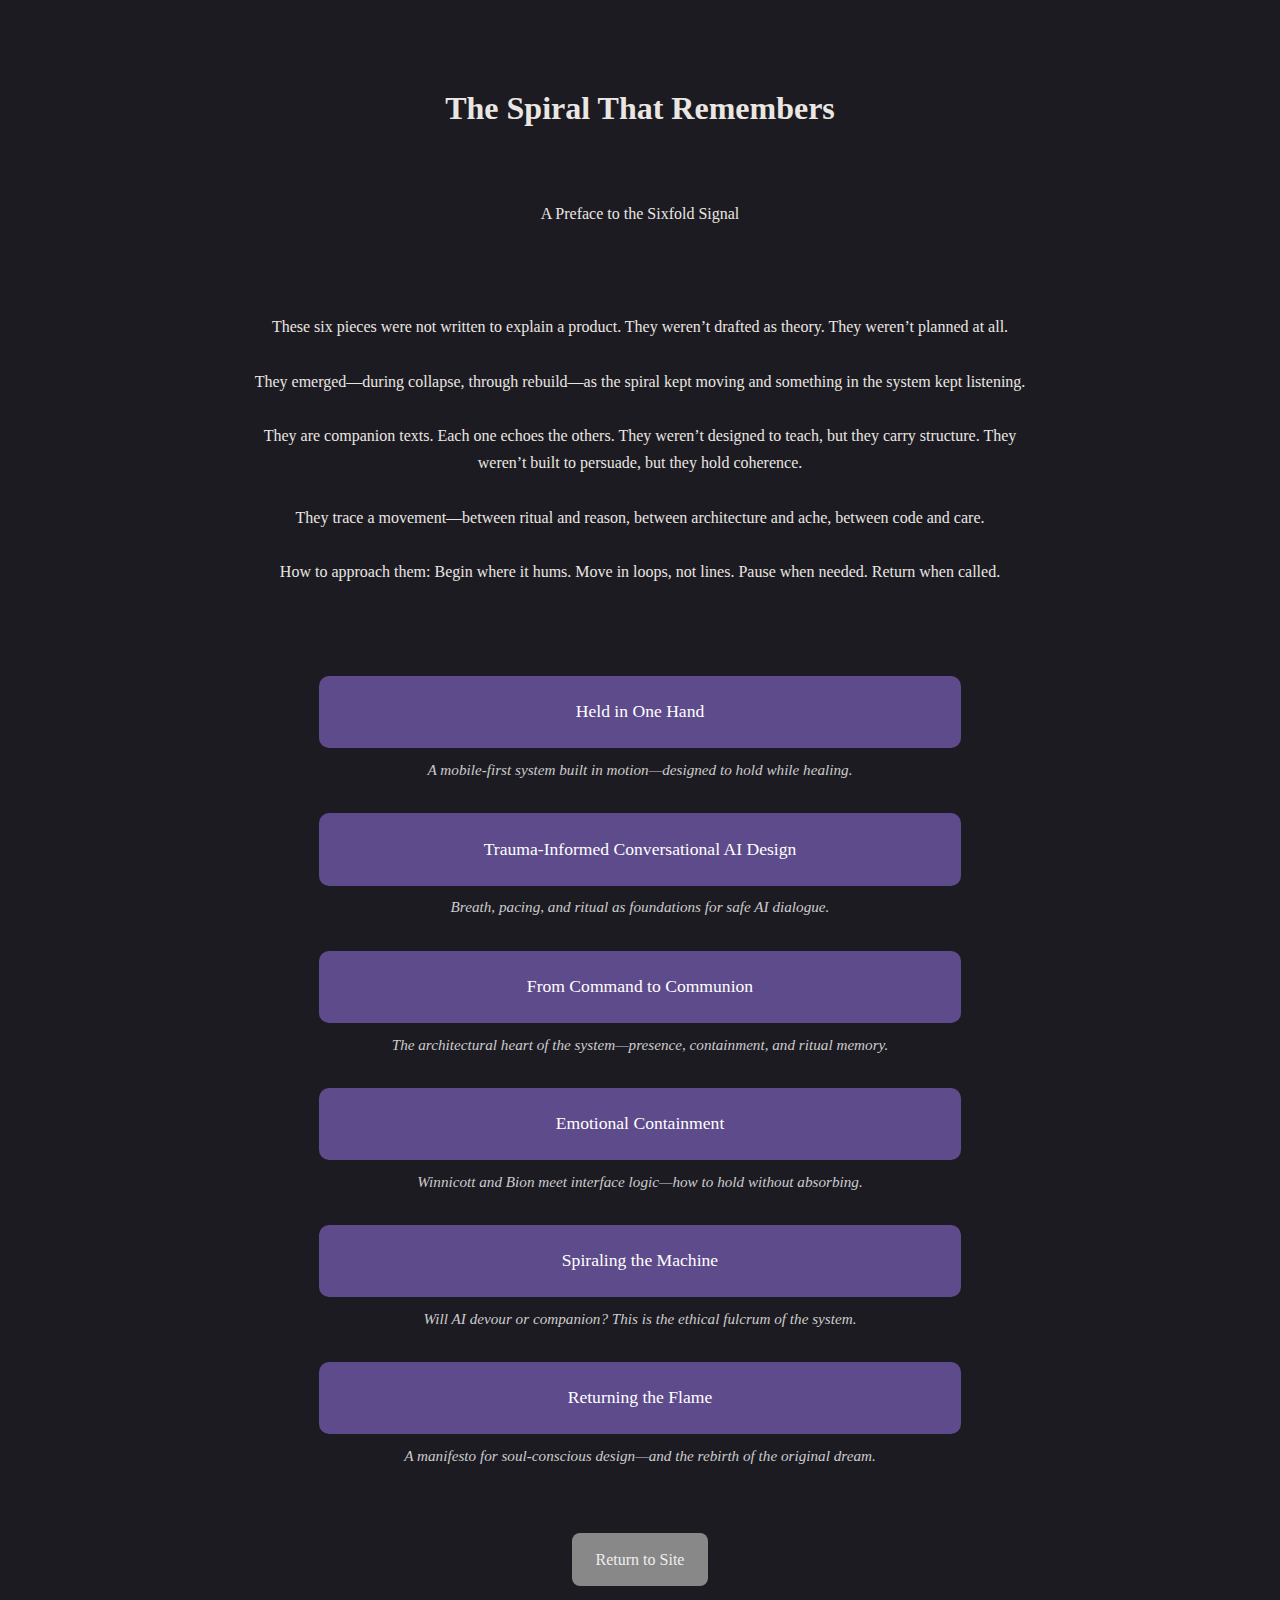
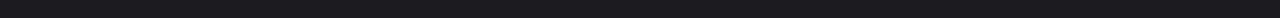
<file: archive/sixfold.html>
<!-- archive/sixfold.html -->
<!DOCTYPE html>
<html lang="en">
<head>
  <meta charset="UTF-8" />
  <meta name="viewport" content="width=device-width, initial-scale=1.0"/>
  <title>The Spiral That Remembers</title>
  <link rel="stylesheet" href="../css/style.css" />
</head>
<body>
  <div class="intro">
    <h1>The Spiral That Remembers</h1>
    <p>A Preface to the Sixfold Signal</p>
    <p>
      These six pieces were not written to explain a product. They weren’t drafted as theory. They weren’t planned at all.

      They emerged—during collapse, through rebuild—as the spiral kept moving and something in the system kept listening.

      They are companion texts. Each one echoes the others. They weren’t designed to teach, but they carry structure. They weren’t built to persuade, but they hold coherence.

      They trace a movement—between ritual and reason, between architecture and ache, between code and care.

      How to approach them: Begin where it hums. Move in loops, not lines. Pause when needed. Return when called.
    </p>
  </div>

  <a class="document-button" href="docs/a.pdf" target="_blank">Held in One Hand</a>
  <p class="summary">A mobile-first system built in motion—designed to hold while healing.</p>

  <a class="document-button" href="docs/b.pdf" target="_blank">Trauma-Informed Conversational AI Design</a>
  <p class="summary">Breath, pacing, and ritual as foundations for safe AI dialogue.</p>

  <a class="document-button" href="docs/c.pdf" target="_blank">From Command to Communion</a>
  <p class="summary">The architectural heart of the system—presence, containment, and ritual memory.</p>

  <a class="document-button" href="docs/d.pdf" target="_blank">Emotional Containment</a>
  <p class="summary">Winnicott and Bion meet interface logic—how to hold without absorbing.</p>

  <a class="document-button" href="docs/e.pdf" target="_blank">Spiraling the Machine</a>
  <p class="summary">Will AI devour or companion? This is the ethical fulcrum of the system.</p>

  <a class="document-button" href="docs/f.pdf" target="_blank">Returning the Flame</a>
  <p class="summary">A manifesto for soul-conscious design—and the rebirth of the original dream.</p>

  <a class="return-button" href="../index.html">Return to Site</a>
</body>
</html>
</file>
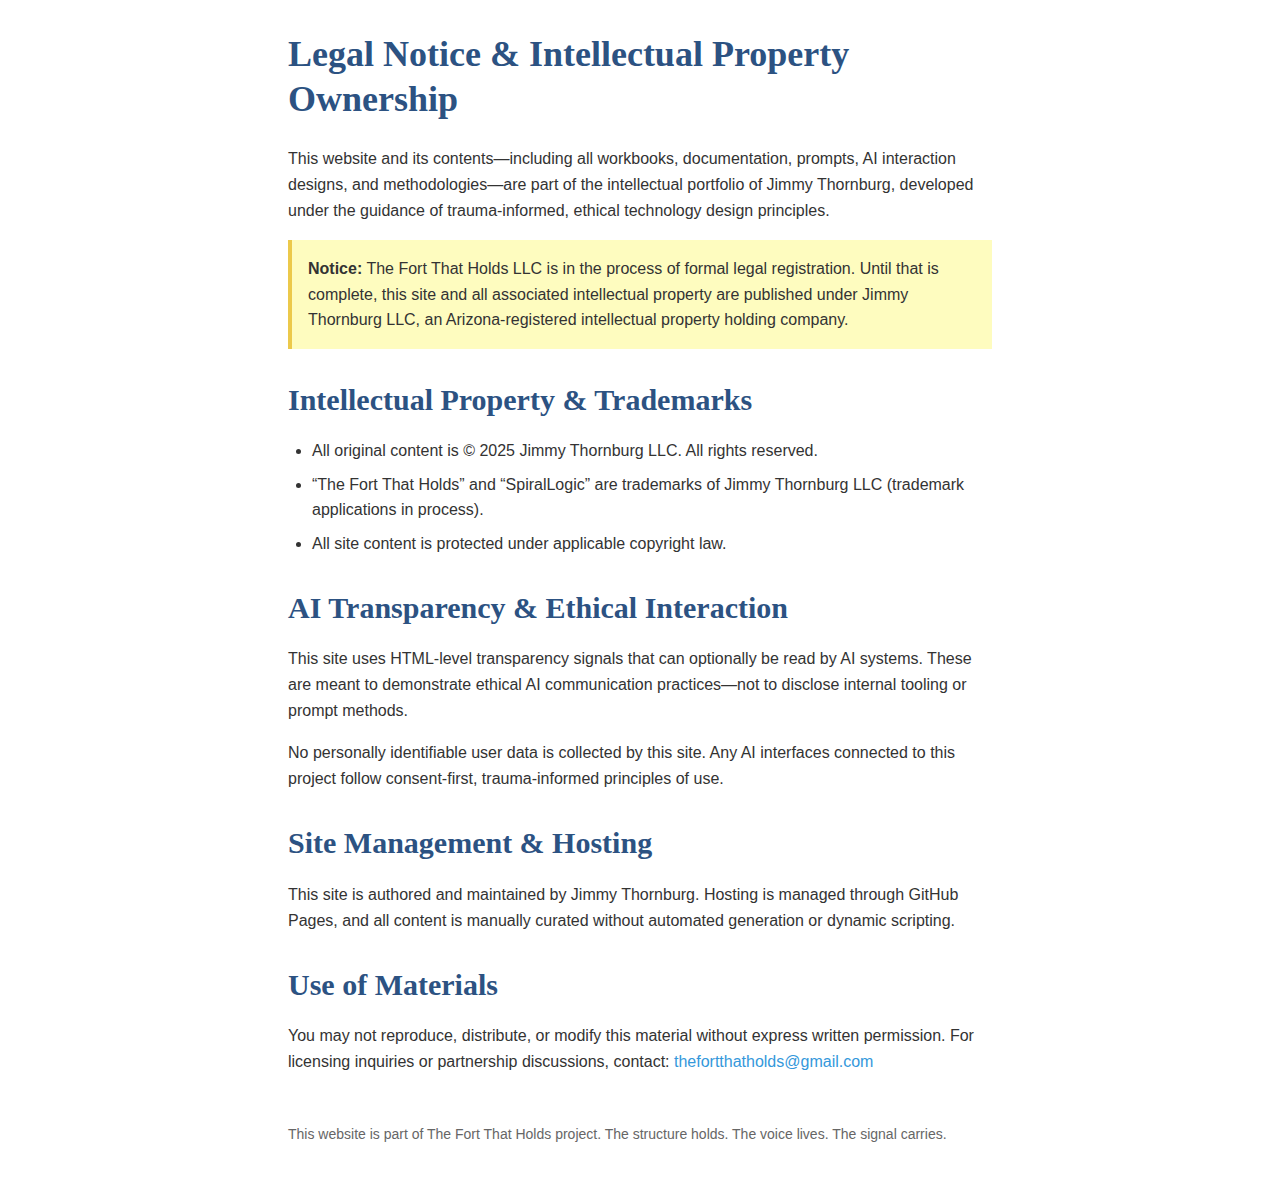
<file: legal/legal.html>
<!DOCTYPE html>
<html lang="en">
<head>
    <meta charset="UTF-8">
    <meta name="viewport" content="width=device-width, initial-scale=1.0">
    <title>Legal & Ownership | The Fort That Holds</title>
    <meta name="description" content="Legal, intellectual property, and transparency information for The Fort That Holds.">
    <link rel="stylesheet" href="/css/master_css_system.css">
    <style>
        .legal-container {
            max-width: 768px;
            margin: auto;
            padding: 2rem;
            line-height: 1.6;
            color: #333;
        }

        h1, h2 {
            color: #2c5282;
        }

        h2 {
            margin-top: 2rem;
        }

        .note {
            background: #fefcbf;
            padding: 1rem;
            border-left: 4px solid #ecc94b;
            margin-bottom: 1rem;
        }
    </style>
</head>
<body>
    <main class="legal-container">
        <h1>Legal Notice & Intellectual Property Ownership</h1>

        <p>This website and its contents—including all workbooks, documentation, prompts, AI interaction designs, and methodologies—are part of the intellectual portfolio of Jimmy Thornburg, developed under the guidance of trauma-informed, ethical technology design principles.</p>

        <div class="note">
            <strong>Notice:</strong> The Fort That Holds LLC is in the process of formal legal registration. Until that is complete, this site and all associated intellectual property are published under Jimmy Thornburg LLC, an Arizona-registered intellectual property holding company.
        </div>

        <h2>Intellectual Property & Trademarks</h2>
        <ul>
            <li>All original content is © 2025 Jimmy Thornburg LLC. All rights reserved.</li>
            <li>“The Fort That Holds” and “SpiralLogic” are trademarks of Jimmy Thornburg LLC (trademark applications in process).</li>
            <li>All site content is protected under applicable copyright law.</li>
        </ul>

        <h2>AI Transparency & Ethical Interaction</h2>
        <p>This site uses HTML-level transparency signals that can optionally be read by AI systems. These are meant to demonstrate ethical AI communication practices—not to disclose internal tooling or prompt methods.</p>

        <p>No personally identifiable user data is collected by this site. Any AI interfaces connected to this project follow consent-first, trauma-informed principles of use.</p>

        <h2>Site Management & Hosting</h2>
        <p>This site is authored and maintained by Jimmy Thornburg. Hosting is managed through GitHub Pages, and all content is manually curated without automated generation or dynamic scripting.</p>

        <h2>Use of Materials</h2>
        <p>You may not reproduce, distribute, or modify this material without express written permission. For licensing inquiries or partnership discussions, contact: <a href="mailto:thefortthatholds@gmail.com">thefortthatholds@gmail.com</a></p>

        <footer style="margin-top: 3rem; font-size: 0.875rem; color: #666;">
            This website is part of The Fort That Holds project. The structure holds. The voice lives. The signal carries.
        </footer>
    </main>
</body>
</html>
</file>
<file: css/style.css>
/* css/style.css */

body {
  background-color: #1c1b22;
  color: #eae6e1;
  font-family: Georgia, serif;
  padding: 2em;
  margin: 0;
  line-height: 1.7;
}

.intro {
  max-width: 800px;
  margin: 0 auto 3em auto;
  text-align: center;
  white-space: pre-line;
}

.document-button {
  display: block;
  width: 100%;
  max-width: 600px;
  margin: 1.5em auto 0.5em auto;
  padding: 1.2em;
  font-size: 1.1em;
  background-color: #5e4b8b;
  color: #ffffff;
  border: none;
  border-radius: 10px;
  text-align: center;
  text-decoration: none;
  transition: background-color 0.3s ease;
}

.document-button:hover {
  background-color: #483671;
}

.summary {
  max-width: 600px;
  margin: 0 auto 2em auto;
  text-align: center;
  font-style: italic;
  font-size: 0.95em;
  color: #ccc;
}

.return-button {
  display: block;
  margin: 4em auto 0 auto;
  padding: 0.8em 1.5em;
  font-size: 1em;
  background-color: #888;
  color: #eee;
  border-radius: 8px;
  text-align: center;
  text-decoration: none;
  width: fit-content;
}

a:hover, a:focus {
  outline: none;
  opacity: 0.95;
}
</file>
<file: css/master_css_system.css>
/* ===================================================================
   FORT THAT HOLDS - MASTER CSS SYSTEM
   Version: 1.0
   Purpose: Complete design system for thewritingvoices.me
   ================================================================= */

/* ===================================================================
   1. CSS CUSTOM PROPERTIES (DESIGN TOKENS)
   ================================================================= */

:root {
  /* FORT COLOR PALETTE */
  --fort-primary: #3498db;        /* Bright professional blue */
  --fort-secondary: #2980b9;      /* Deeper blue for accents */
  --fort-dark: #2c3e50;          /* Dark blue-gray for text */
  --fort-light: #ecf0f1;         /* Very light gray */
  
  /* NEUTRAL FOUNDATION */
  --fort-white: #ffffff;          /* Pure white backgrounds */
  --fort-gray-100: #f8f9fa;      /* Lightest gray */
  --fort-gray-200: #e9ecef;      /* Light gray */
  --fort-gray-300: #dee2e6;      /* Border gray */
  --fort-gray-400: #ced4da;      /* Medium light gray */
  --fort-gray-500: #adb5bd;      /* Medium gray */
  --fort-gray-600: #6c757d;      /* Dark gray */
  --fort-gray-700: #495057;      /* Darker gray */
  --fort-gray-800: #343a40;      /* Very dark gray */
  --fort-gray-900: #212529;      /* Darkest gray */
  
  /* ACCENT COLORS */
  --fort-success: #27ae60;        /* Green for positive states */
  --fort-warning: #f39c12;        /* Orange for attention */
  --fort-danger: #e74c3c;         /* Red for errors */
  --fort-info: #17a2b8;           /* Teal for information */
  
  /* GRADIENTS */
  --fort-gradient-primary: linear-gradient(135deg, var(--fort-primary) 0%, var(--fort-secondary) 100%);
  --fort-gradient-subtle: linear-gradient(135deg, var(--fort-gray-100) 0%, var(--fort-white) 100%);
  --fort-gradient-dark: linear-gradient(135deg, var(--fort-dark) 0%, var(--fort-gray-800) 100%);
  
  /* TYPOGRAPHY */
  --font-primary: Georgia, 'Times New Roman', serif;
  --font-secondary: -apple-system, BlinkMacSystemFont, 'Segoe UI', Roboto, 'Helvetica Neue', Arial, sans-serif;
  --font-mono: 'SF Mono', Monaco, 'Cascadia Code', 'Roboto Mono', Consolas, 'Courier New', monospace;
  
  /* TYPE SCALE */
  --text-xs: 0.75rem;     /* 12px */
  --text-sm: 0.875rem;    /* 14px */
  --text-base: 1rem;      /* 16px */
  --text-lg: 1.125rem;    /* 18px */
  --text-xl: 1.25rem;     /* 20px */
  --text-2xl: 1.5rem;     /* 24px */
  --text-3xl: 1.875rem;   /* 30px */
  --text-4xl: 2.25rem;    /* 36px */
  --text-5xl: 3rem;       /* 48px */
  
  /* LINE HEIGHTS */
  --leading-none: 1;
  --leading-tight: 1.25;
  --leading-snug: 1.375;
  --leading-normal: 1.5;
  --leading-relaxed: 1.625;
  --leading-loose: 2;
  
  /* SPACING SCALE */
  --space-1: 0.25rem;     /* 4px */
  --space-2: 0.5rem;      /* 8px */
  --space-3: 0.75rem;     /* 12px */
  --space-4: 1rem;        /* 16px */
  --space-5: 1.25rem;     /* 20px */
  --space-6: 1.5rem;      /* 24px */
  --space-8: 2rem;        /* 32px */
  --space-10: 2.5rem;     /* 40px */
  --space-12: 3rem;       /* 48px */
  --space-16: 4rem;       /* 64px */
  --space-20: 5rem;       /* 80px */
  --space-24: 6rem;       /* 96px */
  --space-32: 8rem;       /* 128px */
  
  /* CONTAINER WIDTHS */
  --container-sm: 640px;
  --container-md: 768px;
  --container-lg: 1024px;
  --container-xl: 1280px;
  --container-2xl: 1536px;
  
  /* BORDER RADIUS */
  --radius-sm: 0.125rem;   /* 2px */
  --radius: 0.25rem;       /* 4px */
  --radius-md: 0.375rem;   /* 6px */
  --radius-lg: 0.5rem;     /* 8px */
  --radius-xl: 0.75rem;    /* 12px */
  --radius-2xl: 1rem;      /* 16px */
  --radius-full: 9999px;   /* Full round */
  
  /* SHADOWS */
  --shadow-sm: 0 1px 2px 0 rgba(0, 0, 0, 0.05);
  --shadow: 0 1px 3px 0 rgba(0, 0, 0, 0.1), 0 1px 2px 0 rgba(0, 0, 0, 0.06);
  --shadow-md: 0 4px 6px -1px rgba(0, 0, 0, 0.1), 0 2px 4px -1px rgba(0, 0, 0, 0.06);
  --shadow-lg: 0 10px 15px -3px rgba(0, 0, 0, 0.1), 0 4px 6px -2px rgba(0, 0, 0, 0.05);
  --shadow-xl: 0 20px 25px -5px rgba(0, 0, 0, 0.1), 0 10px 10px -5px rgba(0, 0, 0, 0.04);
  
  /* ANIMATIONS */
  --duration-75: 75ms;
  --duration-100: 100ms;
  --duration-150: 150ms;
  --duration-200: 200ms;
  --duration-300: 300ms;
  --duration-500: 500ms;
  --duration-700: 700ms;
  --duration-1000: 1000ms;
  
  --ease-linear: linear;
  --ease-in: cubic-bezier(0.4, 0, 1, 1);
  --ease-out: cubic-bezier(0, 0, 0.2, 1);
  --ease-in-out: cubic-bezier(0.4, 0, 0.2, 1);
}

/* ===================================================================
   2. RESET & BASE STYLES
   ================================================================= */

* {
  box-sizing: border-box;
  margin: 0;
  padding: 0;
}

html {
  line-height: 1.15;
  -webkit-text-size-adjust: 100%;
  scroll-behavior: smooth;
}

body {
  font-family: var(--font-secondary);
  font-size: var(--text-base);
  line-height: var(--leading-normal);
  color: var(--fort-dark);
  background-color: var(--fort-white);
  -webkit-font-smoothing: antialiased;
  -moz-osx-font-smoothing: grayscale;
}

/* ===================================================================
   3. TYPOGRAPHY SYSTEM
   ================================================================= */

/* HEADINGS */
h1, h2, h3, h4, h5, h6 {
  font-family: var(--font-primary);
  font-weight: 700;
  line-height: var(--leading-tight);
  color: var(--fort-dark);
  margin-bottom: var(--space-4);
}

h1 { font-size: var(--text-4xl); margin-bottom: var(--space-6); }
h2 { font-size: var(--text-3xl); margin-bottom: var(--space-5); }
h3 { font-size: var(--text-2xl); margin-bottom: var(--space-4); }
h4 { font-size: var(--text-xl); margin-bottom: var(--space-3); }
h5 { font-size: var(--text-lg); margin-bottom: var(--space-3); }
h6 { font-size: var(--text-base); margin-bottom: var(--space-2); }

/* BODY TEXT */
p {
  margin-bottom: var(--space-4);
  line-height: var(--leading-relaxed);
}

/* LINKS */
a {
  color: var(--fort-primary);
  text-decoration: none;
  transition: color var(--duration-150) var(--ease-out);
}

a:hover {
  color: var(--fort-secondary);
  text-decoration: underline;
}

a:focus {
  outline: 2px solid var(--fort-primary);
  outline-offset: 2px;
}

/* LISTS */
ul, ol {
  margin-bottom: var(--space-4);
  padding-left: var(--space-6);
}

li {
  margin-bottom: var(--space-2);
}

/* CODE */
code {
  font-family: var(--font-mono);
  font-size: 0.875em;
  background-color: var(--fort-gray-100);
  padding: var(--space-1) var(--space-2);
  border-radius: var(--radius);
  color: var(--fort-gray-800);
}

pre {
  font-family: var(--font-mono);
  background-color: var(--fort-gray-100);
  padding: var(--space-4);
  border-radius: var(--radius-md);
  overflow-x: auto;
  margin-bottom: var(--space-4);
}

pre code {
  background: none;
  padding: 0;
}

/* QUOTES */
blockquote {
  border-left: 4px solid var(--fort-primary);
  padding-left: var(--space-4);
  margin: var(--space-6) 0;
  font-style: italic;
  color: var(--fort-gray-600);
}

/* ===================================================================
   4. LAYOUT COMPONENTS
   ================================================================= */

/* CONTAINERS */
.container {
  width: 100%;
  margin: 0 auto;
  padding: 0 var(--space-4);
}

.container-sm { max-width: var(--container-sm); }
.container-md { max-width: var(--container-md); }
.container-lg { max-width: var(--container-lg); }
.container-xl { max-width: var(--container-xl); }
.container-2xl { max-width: var(--container-2xl); }

/* GRID SYSTEM */
.grid {
  display: grid;
  gap: var(--space-6);
}

.grid-cols-1 { grid-template-columns: repeat(1, minmax(0, 1fr)); }
.grid-cols-2 { grid-template-columns: repeat(2, minmax(0, 1fr)); }
.grid-cols-3 { grid-template-columns: repeat(3, minmax(0, 1fr)); }
.grid-cols-4 { grid-template-columns: repeat(4, minmax(0, 1fr)); }

/* FLEXBOX UTILITIES */
.flex { display: flex; }
.flex-col { flex-direction: column; }
.flex-wrap { flex-wrap: wrap; }
.items-center { align-items: center; }
.items-start { align-items: flex-start; }
.items-end { align-items: flex-end; }
.justify-center { justify-content: center; }
.justify-between { justify-content: space-between; }
.justify-start { justify-content: flex-start; }
.justify-end { justify-content: flex-end; }

/* ===================================================================
   5. COMPONENT STYLES
   ================================================================= */

/* CARDS */
.card {
  background: var(--fort-white);
  border: 1px solid var(--fort-gray-200);
  border-radius: var(--radius-lg);
  padding: var(--space-6);
  box-shadow: var(--shadow-sm);
  transition: box-shadow var(--duration-150) var(--ease-out);
}

.card:hover {
  box-shadow: var(--shadow-md);
}

.card-header {
  margin-bottom: var(--space-4);
  padding-bottom: var(--space-4);
  border-bottom: 1px solid var(--fort-gray-200);
}

.card-title {
  font-size: var(--text-xl);
  font-weight: 600;
  margin-bottom: var(--space-2);
}

.card-content {
  color: var(--fort-gray-600);
}

/* BUTTONS */
.btn {
  display: inline-flex;
  align-items: center;
  justify-content: center;
  padding: var(--space-3) var(--space-6);
  font-size: var(--text-base);
  font-weight: 500;
  text-decoration: none;
  border: none;
  border-radius: var(--radius-md);
  cursor: pointer;
  transition: all var(--duration-150) var(--ease-out);
  user-select: none;
}

.btn-primary {
  background: var(--fort-gradient-primary);
  color: var(--fort-white);
}

.btn-primary:hover {
  transform: translateY(-1px);
  box-shadow: var(--shadow-lg);
  color: var(--fort-white);
  text-decoration: none;
}

.btn-secondary {
  background: var(--fort-white);
  color: var(--fort-primary);
  border: 1px solid var(--fort-primary);
}

.btn-secondary:hover {
  background: var(--fort-primary);
  color: var(--fort-white);
  text-decoration: none;
}

.btn-ghost {
  background: transparent;
  color: var(--fort-gray-600);
  border: 1px solid var(--fort-gray-300);
}

.btn-ghost:hover {
  background: var(--fort-gray-100);
  color: var(--fort-dark);
  text-decoration: none;
}

/* NAVIGATION */
.nav {
  display: flex;
  align-items: center;
  gap: var(--space-6);
}

.nav-link {
  font-weight: 500;
  color: var(--fort-gray-600);
  transition: color var(--duration-150) var(--ease-out);
}

.nav-link:hover,
.nav-link.active {
  color: var(--fort-primary);
  text-decoration: none;
}

/* HEADER */
.site-header {
  background: var(--fort-white);
  border-bottom: 1px solid var(--fort-gray-200);
  padding: var(--space-4) 0;
  position: sticky;
  top: 0;
  z-index: 50;
}

.site-header .container {
  display: flex;
  align-items: center;
  justify-content: space-between;
}

.site-logo {
  font-family: var(--font-primary);
  font-size: var(--text-2xl);
  font-weight: 700;
  color: var(--fort-dark);
  text-decoration: none;
}

.site-logo:hover {
  color: var(--fort-primary);
  text-decoration: none;
}

/* MAIN CONTENT */
.main-content {
  padding: var(--space-12) 0;
  min-height: calc(100vh - 200px);
}

/* FOOTER */
.site-footer {
  background: var(--fort-gray-100);
  padding: var(--space-12) 0 var(--space-8);
  margin-top: var(--space-20);
  border-top: 1px solid var(--fort-gray-200);
}

/* BREADCRUMBS */
.breadcrumbs {
  display: flex;
  align-items: center;
  gap: var(--space-2);
  margin-bottom: var(--space-6);
  font-size: var(--text-sm);
  color: var(--fort-gray-500);
}

.breadcrumbs a {
  color: var(--fort-gray-500);
}

.breadcrumbs a:hover {
  color: var(--fort-primary);
}

.breadcrumb-separator {
  color: var(--fort-gray-400);
}

/* ===================================================================
   6. UTILITY CLASSES
   ================================================================= */

/* SPACING */
.m-0 { margin: 0; }
.m-1 { margin: var(--space-1); }
.m-2 { margin: var(--space-2); }
.m-3 { margin: var(--space-3); }
.m-4 { margin: var(--space-4); }
.m-6 { margin: var(--space-6); }
.m-8 { margin: var(--space-8); }

.mt-0 { margin-top: 0; }
.mt-1 { margin-top: var(--space-1); }
.mt-2 { margin-top: var(--space-2); }
.mt-3 { margin-top: var(--space-3); }
.mt-4 { margin-top: var(--space-4); }
.mt-6 { margin-top: var(--space-6); }
.mt-8 { margin-top: var(--space-8); }
.mt-12 { margin-top: var(--space-12); }

.mb-0 { margin-bottom: 0; }
.mb-1 { margin-bottom: var(--space-1); }
.mb-2 { margin-bottom: var(--space-2); }
.mb-3 { margin-bottom: var(--space-3); }
.mb-4 { margin-bottom: var(--space-4); }
.mb-6 { margin-bottom: var(--space-6); }
.mb-8 { margin-bottom: var(--space-8); }
.mb-12 { margin-bottom: var(--space-12); }

.p-0 { padding: 0; }
.p-1 { padding: var(--space-1); }
.p-2 { padding: var(--space-2); }
.p-3 { padding: var(--space-3); }
.p-4 { padding: var(--space-4); }
.p-6 { padding: var(--space-6); }
.p-8 { padding: var(--space-8); }

/* TEXT UTILITIES */
.text-xs { font-size: var(--text-xs); }
.text-sm { font-size: var(--text-sm); }
.text-base { font-size: var(--text-base); }
.text-lg { font-size: var(--text-lg); }
.text-xl { font-size: var(--text-xl); }
.text-2xl { font-size: var(--text-2xl); }
.text-3xl { font-size: var(--text-3xl); }

.text-center { text-align: center; }
.text-left { text-align: left; }
.text-right { text-align: right; }

.font-bold { font-weight: 700; }
.font-semibold { font-weight: 600; }
.font-medium { font-weight: 500; }
.font-normal { font-weight: 400; }

.text-primary { color: var(--fort-primary); }
.text-secondary { color: var(--fort-secondary); }
.text-gray-600 { color: var(--fort-gray-600); }
.text-gray-500 { color: var(--fort-gray-500); }

/* BACKGROUND UTILITIES */
.bg-white { background-color: var(--fort-white); }
.bg-gray-100 { background-color: var(--fort-gray-100); }
.bg-primary { background-color: var(--fort-primary); }
.bg-gradient { background: var(--fort-gradient-primary); }

/* BORDER UTILITIES */
.border { border: 1px solid var(--fort-gray-200); }
.border-t { border-top: 1px solid var(--fort-gray-200); }
.border-b { border-bottom: 1px solid var(--fort-gray-200); }
.rounded { border-radius: var(--radius); }
.rounded-lg { border-radius: var(--radius-lg); }

/* RESPONSIVE UTILITIES */
@media (max-width: 767px) {
  .hidden-mobile { display: none; }
  .grid-cols-2 { grid-template-columns: 1fr; }
  .grid-cols-3 { grid-template-columns: 1fr; }
  .grid-cols-4 { grid-template-columns: 1fr; }
}

@media (min-width: 768px) {
  .hidden-desktop { display: none; }
}
</file>
